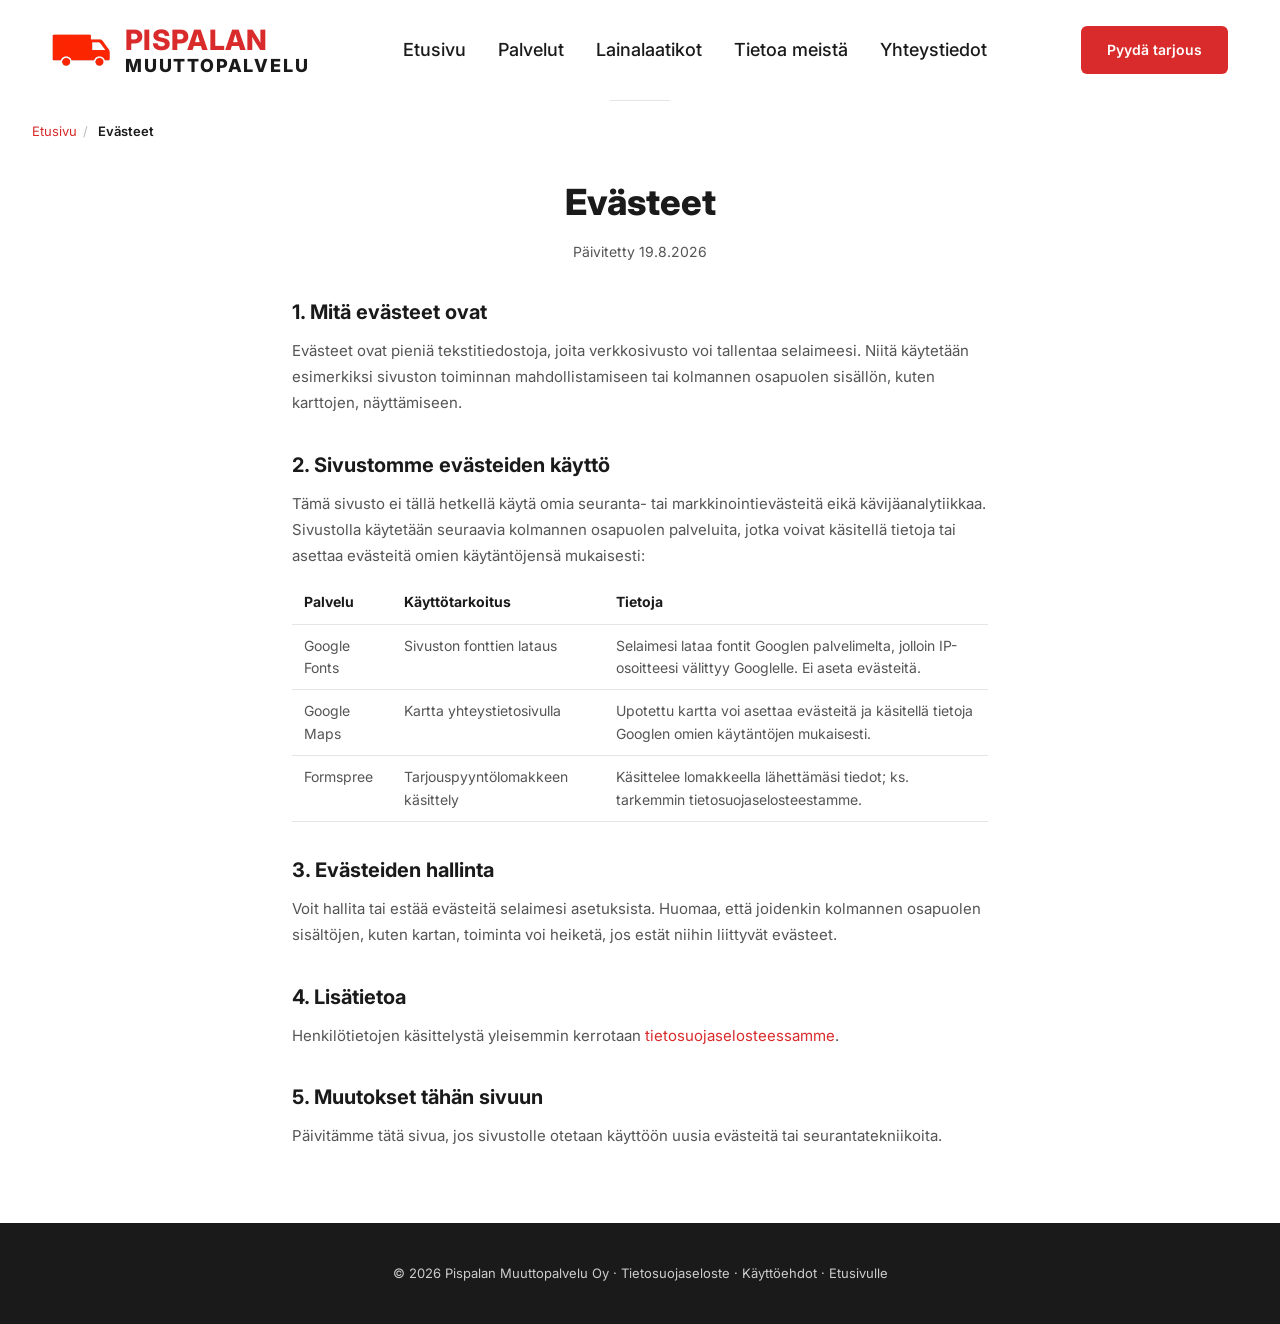
<file: evasteet.html>
<!DOCTYPE html>
<html lang="fi">
<head>
  <meta charset="UTF-8" />
  <meta name="viewport" content="width=device-width, initial-scale=1.0"/>
  <title>Evästeet | Pispalan Muuttopalvelu Oy</title>
  <meta name="description" content="Tietoa Pispalan Muuttopalvelu Oy:n verkkosivuston evästeiden ja vastaavien tekniikoiden käytöstä." />
  <meta name="robots" content="noindex, follow" />
  <link href="https://fonts.googleapis.com/css2?family=Inter:wght@400;500;600;700;800&display=swap" rel="stylesheet"/>
  <style>
    *, *::before, *::after { box-sizing: border-box; margin: 0; padding: 0; }
    :root {
      --red: #D92B2B; --red-dark: #B51F1F; --black: #1A1A1A; --gray-text: #555;
      --gray-light: #f5f5f5; --border: #e5e5e5; --white: #ffffff; --max-w: 1240px;
    }
    html, body { max-width: 100%; overflow-x: hidden; }
    body { font-family: 'Inter', sans-serif; color: var(--black); background: var(--white); line-height: 1.6; }
    a { text-decoration: none; color: var(--red); }
    a:hover { text-decoration: underline; }
    .container { max-width: var(--max-w); margin: 0 auto; padding: 0 32px; }

    nav { background: var(--white); position: sticky; top: 0; z-index: 100; }
    nav .container { display: flex; align-items: center; justify-content: space-between; height: 100px; }
    .logo { display: flex; align-items: center; gap: 15px; font-weight: 800; font-size: 15px; color: var(--red); text-transform: uppercase; letter-spacing: 0.02em; }
    .logo-icon img { width: 58px; height: auto; display: block; }
    .logo-text { display: flex; flex-direction: column; line-height: 1.15; }
    .logo-text span:first-child { font-size: 28px; }
    .logo-text span:last-child { font-size: 18px; letter-spacing: 0.1em; color: var(--black); }
    .nav-links { display: flex; gap: 32px; list-style: none; font-size: 18px; font-weight: 500; }
    .nav-links a { color: var(--black); }
    .nav-links a:hover { color: var(--red); text-decoration: none; }
    .btn { display: inline-flex; align-items: center; justify-content: center; padding: 11px 24px; border-radius: 6px; font-size: 14px; font-weight: 600; cursor: pointer; border: 2px solid transparent; }
    .btn-primary { background: var(--red); color: white; }
    .btn-primary:hover { background: var(--red-dark); text-decoration: none; }
    .divider { width: 60px; height: 1px; background: var(--border); margin: 0 auto; }

    .breadcrumb { padding: 20px 32px 0; font-size: 13px; color: var(--gray-text); }
    .breadcrumb span { margin: 0 6px; color: #bbb; }

    .legal-hero { padding: 32px 32px 8px; text-align: center; }
    .legal-hero h1 { font-size: 36px; font-weight: 800; margin-bottom: 10px; }
    .legal-hero p { color: var(--gray-text); font-size: 14px; }

    .legal-content { padding: 24px 32px 64px; }
    .legal-content .container { max-width: 760px; }
    .legal-content h2 { font-size: 20px; font-weight: 700; margin: 32px 0 10px; }
    .legal-content h2:first-child { margin-top: 0; }
    .legal-content p, .legal-content li { font-size: 15px; color: var(--gray-text); line-height: 1.75; margin-bottom: 10px; }
    .legal-content ul { padding-left: 20px; margin-bottom: 10px; }
    .legal-content strong { color: var(--black); }
    .notice-box { background: var(--gray-light); border: 1px solid var(--border); border-radius: 10px; padding: 18px 20px; margin-bottom: 28px; font-size: 14px; color: var(--gray-text); }
    .notice-box strong { color: var(--black); }

    table.cookie-table { width: 100%; border-collapse: collapse; margin: 12px 0 20px; font-size: 14px; }
    table.cookie-table th, table.cookie-table td { text-align: left; padding: 10px 12px; border-bottom: 1px solid var(--border); vertical-align: top; }
    table.cookie-table th { color: var(--black); font-weight: 700; }
    table.cookie-table td { color: var(--gray-text); }

    .site-footer { background: #1A1A1A; color: #ccc; padding: 40px 32px; text-align: center; font-size: 13px; }
    .site-footer a { color: #ccc; }
    .site-footer a:hover { color: var(--red); }

    @media (max-width: 960px) {
      nav .btn-primary { padding: 8px 12px; font-size: 10px; border-radius: 5px;  white-space: nowrap; }
      nav .container { padding: 0 16px; }
      .logo { gap: 8px; }
      .logo-text span:first-child { font-size: 20px; }
      .logo-text span:last-child { font-size: 13px; }
      .container { padding: 0 20px; }
      .nav-links { display: none; }
      .legal-hero h1 { font-size: 28px; }
      table.cookie-table { font-size: 13px; }
    }
  </style>
</head>
<body>

<nav>
  <div class="container">
    <div class="logo">
      <div class="logo-icon"><a href="index.html"><img src="images/Designer (13).PNG" alt="Pispalan Muuttopalvelu Oy logo"/></a></div>
      <div class="logo-text"><span>Pispalan</span><span>Muuttopalvelu</span></div>
    </div>
    <ul class="nav-links">
      <li><a href="index.html">Etusivu</a></li>
      <li><a href="index.html#palvelut">Palvelut</a></li>
      <li><a href="lainalaatikot.html">Lainalaatikot</a></li>
      <li><a href="index.html#tietoa-meistä">Tietoa meistä</a></li>
      <li><a href="pyyda-tarjous.html">Yhteystiedot</a></li>
    </ul>
    <a href="tarjous.html" class="btn btn-primary">Pyydä tarjous</a>
  </div>
</nav>
<div class="divider" style="margin-top:0;"></div>

<div class="breadcrumb">
  <div class="container" style="padding:0;">
    <a href="index.html">Etusivu</a><span>/</span>
    <a href="#" style="color:var(--black); font-weight:600;">Evästeet</a>
  </div>
</div>

<section class="legal-hero">
  <div class="container">
    <h1>Evästeet</h1>
    <p>Päivitetty 19.8.2026</p>
  </div>
</section>

<section class="legal-content">
  <div class="container">


    <h2>1. Mitä evästeet ovat</h2>
    <p>Evästeet ovat pieniä tekstitiedostoja, joita verkkosivusto voi tallentaa selaimeesi. Niitä käytetään esimerkiksi sivuston toiminnan mahdollistamiseen tai kolmannen osapuolen sisällön, kuten karttojen, näyttämiseen.</p>

    <h2>2. Sivustomme evästeiden käyttö</h2>
    <p>Tämä sivusto ei tällä hetkellä käytä omia seuranta- tai markkinointievästeitä eikä kävijäanalytiikkaa. Sivustolla käytetään seuraavia kolmannen osapuolen palveluita, jotka voivat käsitellä tietoja tai asettaa evästeitä omien käytäntöjensä mukaisesti:</p>

    <table class="cookie-table">
      <tr><th>Palvelu</th><th>Käyttötarkoitus</th><th>Tietoja</th></tr>
      <tr>
        <td>Google Fonts</td>
        <td>Sivuston fonttien lataus</td>
        <td>Selaimesi lataa fontit Googlen palvelimelta, jolloin IP-osoitteesi välittyy Googlelle. Ei aseta evästeitä.</td>
      </tr>
      <tr>
        <td>Google Maps</td>
        <td>Kartta yhteystietosivulla</td>
        <td>Upotettu kartta voi asettaa evästeitä ja käsitellä tietoja Googlen omien käytäntöjen mukaisesti.</td>
      </tr>
      <tr>
        <td>Formspree</td>
        <td>Tarjouspyyntölomakkeen käsittely</td>
        <td>Käsittelee lomakkeella lähettämäsi tiedot; ks. tarkemmin tietosuojaselosteestamme.</td>
      </tr>
    </table>

    <h2>3. Evästeiden hallinta</h2>
    <p>Voit hallita tai estää evästeitä selaimesi asetuksista. Huomaa, että joidenkin kolmannen osapuolen sisältöjen, kuten kartan, toiminta voi heiketä, jos estät niihin liittyvät evästeet.</p>

    <h2>4. Lisätietoa</h2>
    <p>Henkilötietojen käsittelystä yleisemmin kerrotaan <a href="tietosuojaseloste.html">tietosuojaselosteessamme</a>.</p>

    <h2>5. Muutokset tähän sivuun</h2>
    <p>Päivitämme tätä sivua, jos sivustolle otetaan käyttöön uusia evästeitä tai seurantatekniikoita.</p>

  </div>
</section>

<footer class="site-footer">
  <div class="container" style="padding:0;">
    © 2026 Pispalan Muuttopalvelu Oy · <a href="tietosuojaseloste.html">Tietosuojaseloste</a> · <a href="kayttoehdot.html">Käyttöehdot</a> · <a href="index.html">Etusivulle</a>
  </div>
</footer>

</body>
</html>
</file>
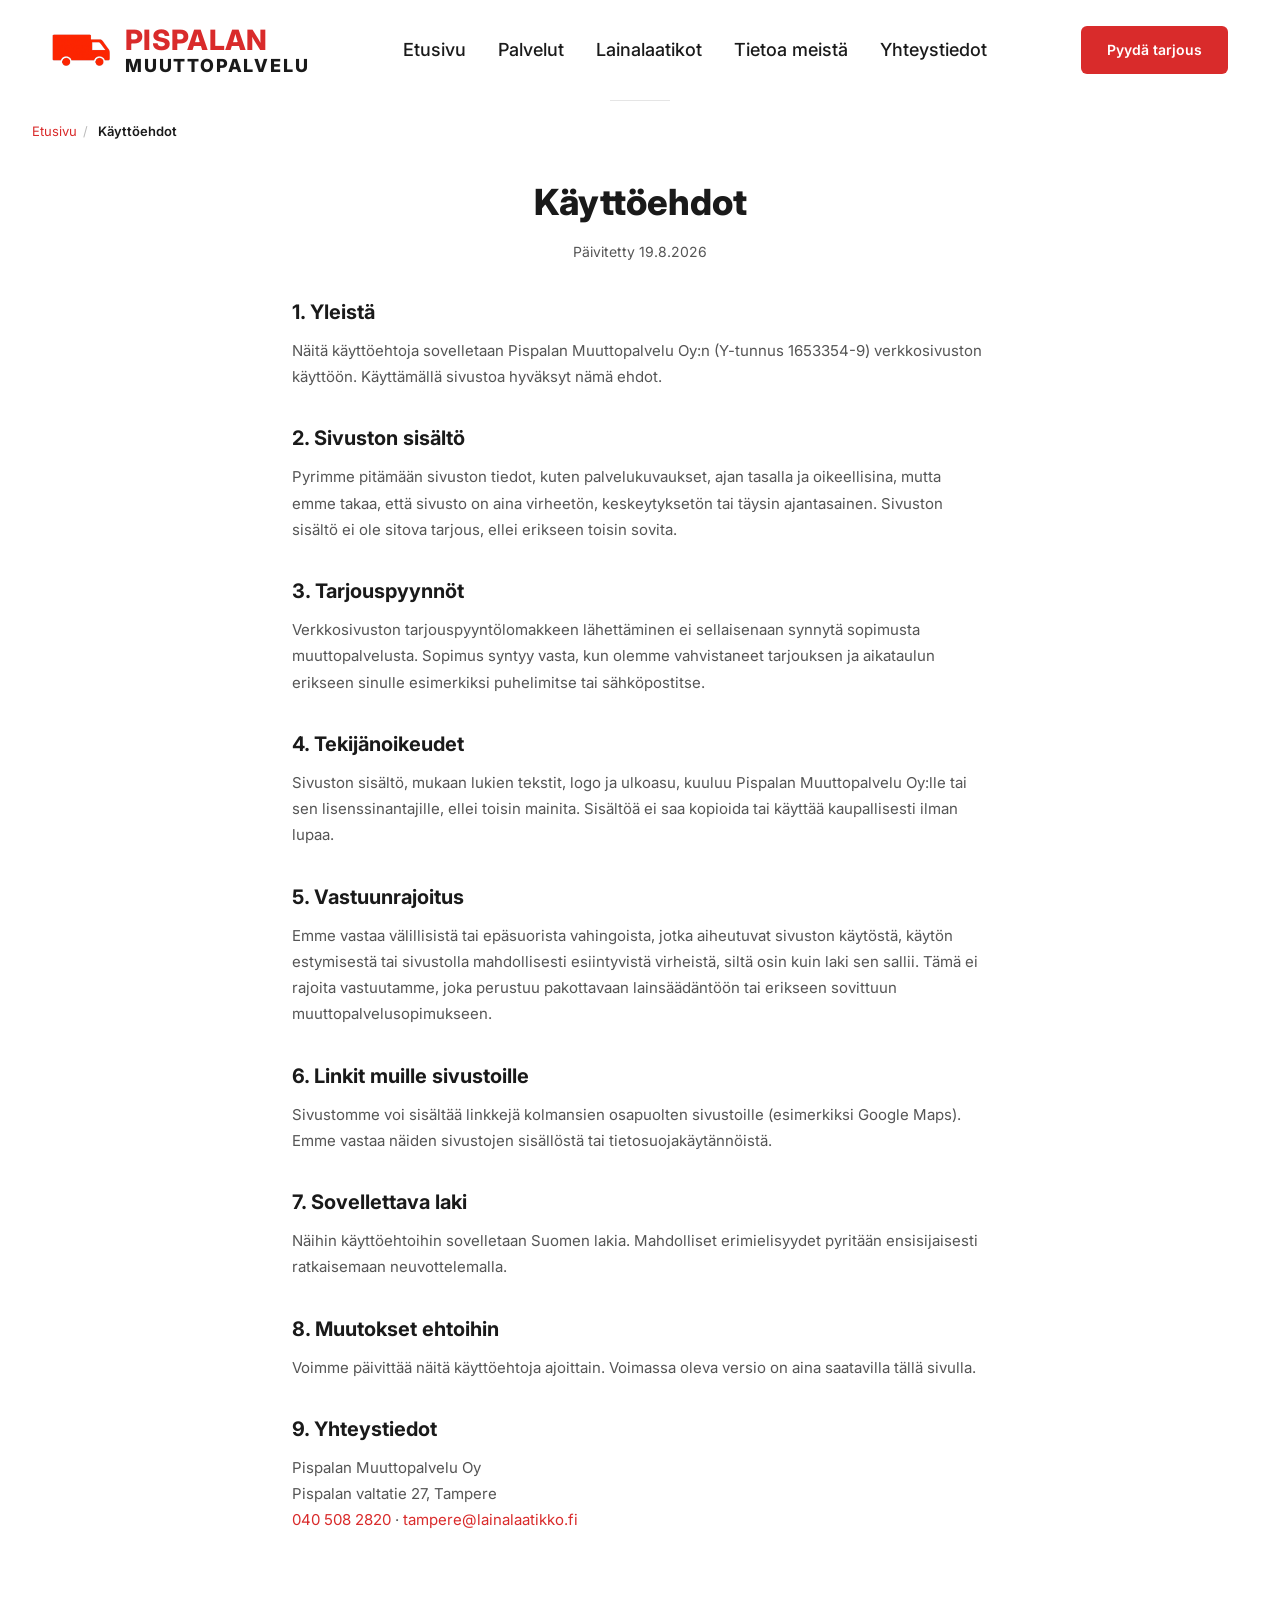
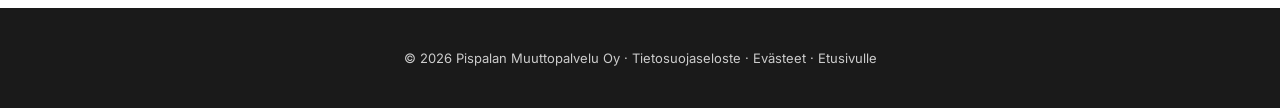
<file: kayttoehdot.html>
<!DOCTYPE html>
<html lang="fi">
<head>
  <meta charset="UTF-8" />
  <meta name="viewport" content="width=device-width, initial-scale=1.0"/>
  <title>Käyttöehdot | Pispalan Muuttopalvelu Oy</title>
  <meta name="description" content="Pispalan Muuttopalvelu Oy:n verkkosivuston käyttöehdot." />
  <meta name="robots" content="noindex, follow" />
  <link href="https://fonts.googleapis.com/css2?family=Inter:wght@400;500;600;700;800&display=swap" rel="stylesheet"/>
  <style>
    *, *::before, *::after { box-sizing: border-box; margin: 0; padding: 0; }
    :root {
      --red: #D92B2B; --red-dark: #B51F1F; --black: #1A1A1A; --gray-text: #555;
      --gray-light: #f5f5f5; --border: #e5e5e5; --white: #ffffff; --max-w: 1240px;
    }
    html, body { max-width: 100%; overflow-x: hidden; }
    body { font-family: 'Inter', sans-serif; color: var(--black); background: var(--white); line-height: 1.6; }
    a { text-decoration: none; color: var(--red); }
    a:hover { text-decoration: underline; }
    .container { max-width: var(--max-w); margin: 0 auto; padding: 0 32px; }

    nav { background: var(--white); position: sticky; top: 0; z-index: 100; }
    nav .container { display: flex; align-items: center; justify-content: space-between; height: 100px; }
    .logo { display: flex; align-items: center; gap: 15px; font-weight: 800; font-size: 15px; color: var(--red); text-transform: uppercase; letter-spacing: 0.02em; }
    .logo-icon img { width: 58px; height: auto; display: block; }
    .logo-text { display: flex; flex-direction: column; line-height: 1.15; }
    .logo-text span:first-child { font-size: 28px; }
    .logo-text span:last-child { font-size: 18px; letter-spacing: 0.1em; color: var(--black); }
    .nav-links { display: flex; gap: 32px; list-style: none; font-size: 18px; font-weight: 500; }
    .nav-links a { color: var(--black); }
    .nav-links a:hover { color: var(--red); text-decoration: none; }
    .btn { display: inline-flex; align-items: center; justify-content: center; padding: 11px 24px; border-radius: 6px; font-size: 14px; font-weight: 600; cursor: pointer; border: 2px solid transparent; }
    .btn-primary { background: var(--red); color: white; }
    .btn-primary:hover { background: var(--red-dark); text-decoration: none; }
    .divider { width: 60px; height: 1px; background: var(--border); margin: 0 auto; }

    .breadcrumb { padding: 20px 32px 0; font-size: 13px; color: var(--gray-text); }
    .breadcrumb span { margin: 0 6px; color: #bbb; }

    .legal-hero { padding: 32px 32px 8px; text-align: center; }
    .legal-hero h1 { font-size: 36px; font-weight: 800; margin-bottom: 10px; }
    .legal-hero p { color: var(--gray-text); font-size: 14px; }

    .legal-content { padding: 24px 32px 64px; }
    .legal-content .container { max-width: 760px; }
    .legal-content h2 { font-size: 20px; font-weight: 700; margin: 32px 0 10px; }
    .legal-content h2:first-child { margin-top: 0; }
    .legal-content p, .legal-content li { font-size: 15px; color: var(--gray-text); line-height: 1.75; margin-bottom: 10px; }
    .legal-content ul { padding-left: 20px; margin-bottom: 10px; }
    .legal-content strong { color: var(--black); }
    .notice-box { background: var(--gray-light); border: 1px solid var(--border); border-radius: 10px; padding: 18px 20px; margin-bottom: 28px; font-size: 14px; color: var(--gray-text); }
    .notice-box strong { color: var(--black); }
    .placeholder { background: #fff3f3; border: 1px dashed var(--red); border-radius: 6px; padding: 1px 6px; color: var(--red-dark); font-weight: 600; }

    .site-footer { background: #1A1A1A; color: #ccc; padding: 40px 32px; text-align: center; font-size: 13px; }
    .site-footer a { color: #ccc; }
    .site-footer a:hover { color: var(--red); }

    @media (max-width: 960px) {
      nav .btn-primary { padding: 8px 12px; font-size: 10px; border-radius: 5px;  white-space: nowrap; }
      nav .container { padding: 0 16px; }
      .logo { gap: 8px; }
      .logo-text span:first-child { font-size: 20px; }
      .logo-text span:last-child { font-size: 13px; }
      .container { padding: 0 20px; }
      .nav-links { display: none; }
      .legal-hero h1 { font-size: 28px; }
    }
  </style>
</head>
<body>

<nav>
  <div class="container">
    <div class="logo">
      <div class="logo-icon"><a href="index.html"><img src="images/Designer (13).PNG" alt="Pispalan Muuttopalvelu Oy logo"/></a></div>
      <div class="logo-text"><span>Pispalan</span><span>Muuttopalvelu</span></div>
    </div>
    <ul class="nav-links">
      <li><a href="index.html">Etusivu</a></li>
      <li><a href="index.html#palvelut">Palvelut</a></li>
      <li><a href="lainalaatikot.html">Lainalaatikot</a></li>
      <li><a href="index.html#tietoa-meistä">Tietoa meistä</a></li>
      <li><a href="yhteydenotto.html">Yhteystiedot</a></li>
    </ul>
    <a href="tarjous.html" class="btn btn-primary">Pyydä tarjous</a>
  </div>
</nav>
<div class="divider" style="margin-top:0;"></div>

<div class="breadcrumb">
  <div class="container" style="padding:0;">
    <a href="index.html">Etusivu</a><span>/</span>
    <a href="#" style="color:var(--black); font-weight:600;">Käyttöehdot</a>
  </div>
</div>

<section class="legal-hero">
  <div class="container">
    <h1>Käyttöehdot</h1>
    <p>Päivitetty 19.8.2026</p>
  </div>
</section>

<section class="legal-content">
  <div class="container">

    <h2>1. Yleistä</h2>
    <p>Näitä käyttöehtoja sovelletaan Pispalan Muuttopalvelu Oy:n (Y-tunnus 
1653354-9) verkkosivuston käyttöön. Käyttämällä sivustoa hyväksyt nämä ehdot.</p>

    <h2>2. Sivuston sisältö</h2>
    <p>Pyrimme pitämään sivuston tiedot, kuten palvelukuvaukset, ajan tasalla ja oikeellisina, mutta emme takaa, että sivusto on aina virheetön, keskeytyksetön tai täysin ajantasainen. Sivuston sisältö ei ole sitova tarjous, ellei erikseen toisin sovita.</p>

    <h2>3. Tarjouspyynnöt</h2>
    <p>Verkkosivuston tarjouspyyntölomakkeen lähettäminen ei sellaisenaan synnytä sopimusta muuttopalvelusta. Sopimus syntyy vasta, kun olemme vahvistaneet tarjouksen ja aikataulun erikseen sinulle esimerkiksi puhelimitse tai sähköpostitse.</p>

    <h2>4. Tekijänoikeudet</h2>
    <p>Sivuston sisältö, mukaan lukien tekstit, logo ja ulkoasu, kuuluu Pispalan Muuttopalvelu Oy:lle tai sen lisenssinantajille, ellei toisin mainita. Sisältöä ei saa kopioida tai käyttää kaupallisesti ilman lupaa.</p>

    <h2>5. Vastuunrajoitus</h2>
    <p>Emme vastaa välillisistä tai epäsuorista vahingoista, jotka aiheutuvat sivuston käytöstä, käytön estymisestä tai sivustolla mahdollisesti esiintyvistä virheistä, siltä osin kuin laki sen sallii. Tämä ei rajoita vastuutamme, joka perustuu pakottavaan lainsäädäntöön tai erikseen sovittuun muuttopalvelusopimukseen.</p>

    <h2>6. Linkit muille sivustoille</h2>
    <p>Sivustomme voi sisältää linkkejä kolmansien osapuolten sivustoille (esimerkiksi Google Maps). Emme vastaa näiden sivustojen sisällöstä tai tietosuojakäytännöistä.</p>

    <h2>7. Sovellettava laki</h2>
    <p>Näihin käyttöehtoihin sovelletaan Suomen lakia. Mahdolliset erimielisyydet pyritään ensisijaisesti ratkaisemaan neuvottelemalla.</p>

    <h2>8. Muutokset ehtoihin</h2>
    <p>Voimme päivittää näitä käyttöehtoja ajoittain. Voimassa oleva versio on aina saatavilla tällä sivulla.</p>

    <h2>9. Yhteystiedot</h2>
    <p>
      Pispalan Muuttopalvelu Oy<br>
      Pispalan valtatie 27, Tampere<br>
      <a href="tel:+358405082820">040 508 2820</a> · <a href="mailto:tampere@lainalaatikko.fi">tampere@lainalaatikko.fi</a>
    </p>

  </div>
</section>

<footer class="site-footer">
  <div class="container" style="padding:0;">
    © 2026 Pispalan Muuttopalvelu Oy · <a href="tietosuojaseloste.html">Tietosuojaseloste</a> · <a href="evasteet.html">Evästeet</a> · <a href="index.html">Etusivulle</a>
  </div>
</footer>

</body>
</html>
</file>
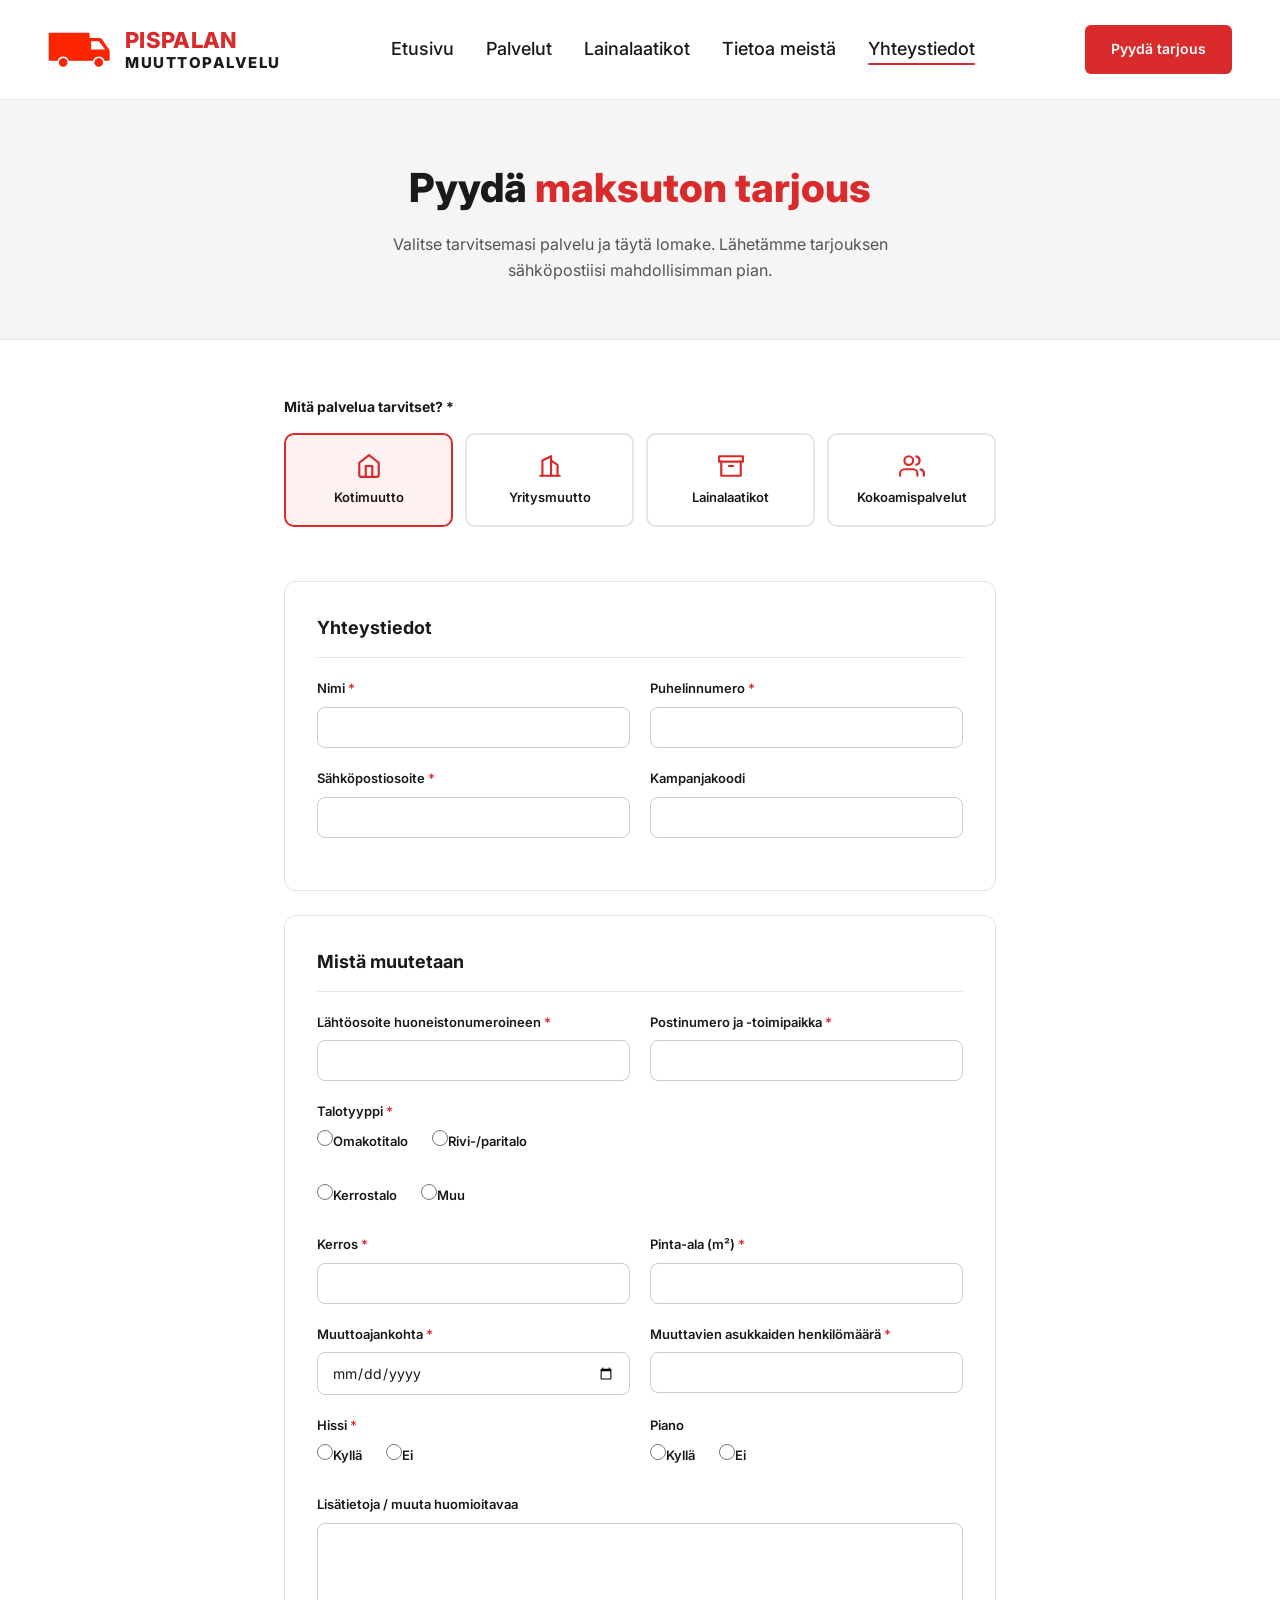
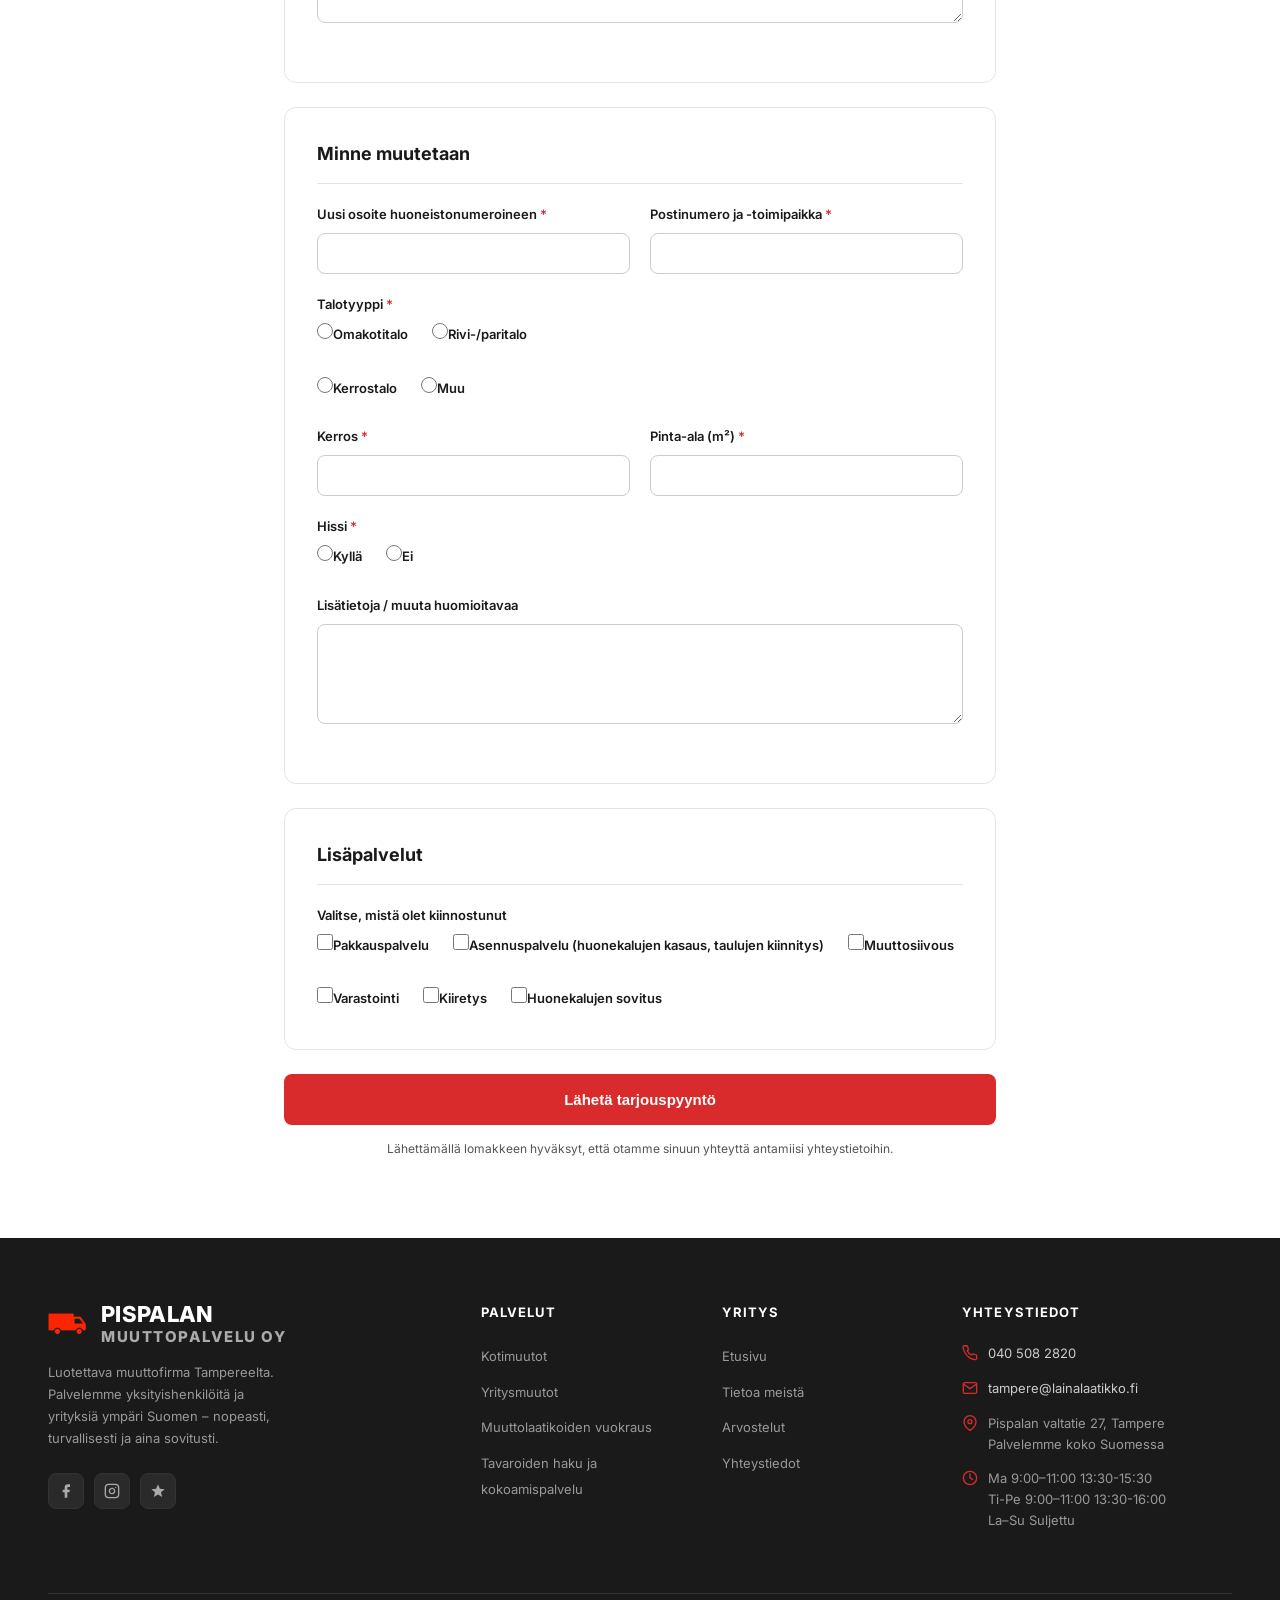
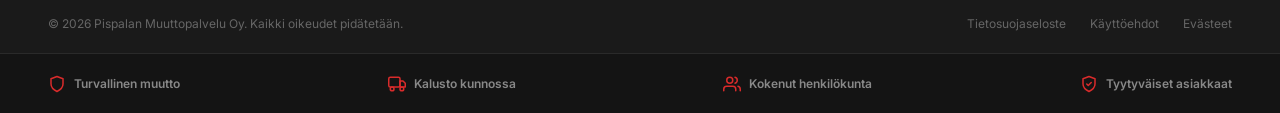
<file: tarjous.html>
<!DOCTYPE html>
<html lang="fi">
<head>
  <meta charset="UTF-8" />
  <meta name="viewport" content="width=device-width, initial-scale=1.0"/>
  <title>Pyydä tarjous — Pispalan Muuttopalvelu</title>
  <link href="https://fonts.googleapis.com/css2?family=Inter:wght@400;500;600;700;800&display=swap" rel="stylesheet"/>
  <link rel="stylesheet" href="styles.css"/>
</head>
<body>

<!-- NAVBAR -->
<nav>
  <div class="logo">
    <div class="logo-icon">
      <a href="index.html"><img src="images/Designer (13).PNG" alt="Pispalan Muuttopalvelu Oy logo" width="48" height="32" style="width: 62px; height: auto; object-fit:cover; display:block;"/></a>
    </div>
    <div class="logo-text">
      <span>Pispalan</span>
      <span>Muuttopalvelu</span>
    </div>
  </div>

  <ul class="nav-links">
    <li><a href="index.html">Etusivu</a></li>
    <li><a href="index.html#palvelut">Palvelut</a></li>
    <li><a href="index.html">Lainalaatikot</a></li>
    <li><a href="index.html#tietoa-meistä">Tietoa meistä</a></li>
    <li><a href="yhteydenotto.html" class="active">Yhteystiedot</a></li>
  </ul>

  <a href="#tarjous.html" class="btn btn-primary">Pyydä tarjous</a>
</nav>

<!-- PAGE HEADER -->
<section class="page-header">
  <h1>Pyydä <span>maksuton tarjous</span></h1>
  <p>Valitse tarvitsemasi palvelu ja täytä lomake. Lähetämme tarjouksen sähköpostiisi mahdollisimman pian.</p>
</section>

<div class="quote-wrap">

  <div class="success-box" id="successBox">
    <svg viewBox="0 0 24 24" fill="none" stroke="currentColor" stroke-width="2" stroke-linecap="round" stroke-linejoin="round">
      <path d="M22 11.08V12a10 10 0 1 1-5.93-9.14"/>
      <polyline points="22 4 12 14.01 9 11.01"/>
    </svg>
    <h3>Kiitos tarjouspyynnöstäsi!</h3>
    <p>Olemme vastaanottaneet tietosi ja olemme sinuun yhteydessä pian.</p>
  </div>

  <form id="quoteForm" action="https://formspree.io/f/meebdqeo" method="POST" enctype="multipart/form-data">
  <!-- <form id="quoteForm" action="https://formspree.io/f/xwvgqvae" method="POST" enctype="multipart/form-data"> -->

    <input type="hidden" name="_subject" id="emailSubject" value="Uusi tarjouspyyntö: Kotimuutto">

    <!-- SERVICE PICKER -->
    <div class="service-picker">
      <label>Mitä palvelua tarvitset? <span class="req">*</span></label>
      <div class="service-tabs">
        <label class="service-tab selected" data-service="kotimuutto">
          <input type="radio" name="palvelu" value="Kotimuutto" checked required>
          <svg viewBox="0 0 24 24" fill="none" stroke="currentColor" stroke-width="2" stroke-linecap="round" stroke-linejoin="round"><path d="M3 9l9-7 9 7v11a2 2 0 0 1-2 2H5a2 2 0 0 1-2-2z"/><polyline points="9 22 9 12 15 12 15 22"/></svg>
          <span>Kotimuutto</span>
        </label>
        <label class="service-tab" data-service="yritysmuutto">
          <input type="radio" name="palvelu" value="Yritysmuutto">
          <svg viewBox="0 0 24 24" fill="none" stroke="currentColor" stroke-width="2" stroke-linecap="round" stroke-linejoin="round"><path d="M3 21h18"/><path d="M5 21V7l8-4v18"/><path d="M19 21V11l-6-4"/></svg>
          <span>Yritysmuutto</span>
        </label>
        <label class="service-tab" data-service="lainalaatikot">
          <input type="radio" name="palvelu" value="Lainalaatikot">
          <svg viewBox="0 0 24 24" fill="none" stroke="currentColor" stroke-width="2" stroke-linecap="round" stroke-linejoin="round"><path d="M21 8v13H3V8"/><path d="M1 3h22v5H1z"/><path d="M10 12h4"/></svg>
          <span>Lainalaatikot</span>
        </label>
        <label class="service-tab" data-service="kokouspalvelut">
          <input type="radio" name="palvelu" value="Kokouspalvelut">
          <svg viewBox="0 0 24 24" fill="none" stroke="currentColor" stroke-width="2" stroke-linecap="round" stroke-linejoin="round"><path d="M17 21v-2a4 4 0 0 0-4-4H5a4 4 0 0 0-4 4v2"/><circle cx="9" cy="7" r="4"/><path d="M23 21v-2a4 4 0 0 0-3-3.87"/><path d="M16 3.13a4 4 0 0 1 0 7.75"/></svg>
          <span>Kokoamispalvelut</span>
        </label>
      </div>
    </div>

    <!-- COMMON CONTACT INFO -->
    <div class="form-section">
      <h2>Yhteystiedot</h2>
      <div class="form-row">
        <div class="form-group">
          <label>Nimi <span class="req">*</span></label>
          <input type="text" name="Nimi" required>
        </div>
        <div class="form-group">
          <label>Puhelinnumero <span class="req">*</span></label>
          <input type="tel" name="Puhelinnumero" required>
        </div>
      </div>
      <div class="form-row">
        <div class="form-group">
          <label>Sähköpostiosoite <span class="req">*</span></label>
          <input type="email" name="email" required>
        </div>
        <div class="form-group">
          <label>Kampanjakoodi</label>
          <input type="text" name="Kampanjakoodi">
        </div>
      </div>
    </div>

    <!-- KOTIMUUTTO -->
    <div class="service-block active" data-service-block="kotimuutto">
      <div class="form-section">
        <h2>Mistä muutetaan</h2>
        <div class="form-row">
          <div class="form-group">
            <label>Lähtöosoite huoneistonumeroineen <span class="req">*</span> </label>
            <input type="text" name="Lähtöosoite" required>
          </div>
          <div class="form-group">
            <label>Postinumero ja -toimipaikka <span class="req">*</span></label>
            <input type="text" name="Lähtö_postinumero" required>
          </div>
        </div>
        <div class="form-row">
          <div class="form-group">
            <label>Talotyyppi <span class="req">*</span></label>
            <div class="radio-group required">
              <label class="radio-item"><input type="radio" name="Lähtö_talotyyppi" value="Omakotitalo">Omakotitalo</label>
              <label class="radio-item"><input type="radio" name="Lähtö_talotyyppi" value="Rivi-/paritalo">Rivi-/paritalo</label>
              <label class="radio-item"><input type="radio" name="Lähtö_talotyyppi" value="Kerrostalo">Kerrostalo</label>
              <label class="radio-item"><input type="radio" name="Lähtö_talotyyppi" value="Muu">Muu</label>
            </div>
          </div>
        </div>
        <div class="form-row">
          <div class="form-group">
            <label>Kerros <span class="req">*</span> </label>
            <input type="text" name="Lähtö_kerros" required>
          </div>
          <div class="form-group">
            <label>Pinta-ala (m²) <span class="req">*</span></label>
            <input type="number" name="Lähtö_pinta_ala" required>
          </div>
        </div>
        <div class="form-row">
          <div class="form-group">
            <label>Muuttoajankohta <span class="req">*</span></label>
            <input type="date" name="Muuttoajankohta" required>
          </div>
          <div class="form-group">
            <label>Muuttavien asukkaiden henkilömäärä <span class="req">*</span></label>
            <input type="number" name="Henkilömäärä" required>
          </div>
        </div>
        <div class="form-row">
          <div class="form-group">
            <label>Hissi <span class="req">*</span></label>
            <div class="radio-group" required>
              <label class="radio-item"><input type="radio" name="Lähtö_hissi" value="Kyllä">Kyllä</label>
              <label class="radio-item"><input type="radio" name="Lähtö_hissi" value="Ei">Ei</label>
            </div>
          </div>
          <div class="form-group">
            <label>Piano</label>
            <div class="radio-group">
              <label class="radio-item"><input type="radio" name="Piano" value="Kyllä">Kyllä</label>
              <label class="radio-item"><input type="radio" name="Piano" value="Ei">Ei</label>
            </div>
          </div>
        </div>
        <div class="form-row single">
          <div class="form-group">
            <label>Lisätietoja / muuta huomioitavaa</label>
            <textarea name="Lähtö_lisätiedot"></textarea>
          </div>
        </div>
      </div>

      <div class="form-section">
        <h2>Minne muutetaan</h2>
        <div class="form-row">
          <div class="form-group">
            <label>Uusi osoite huoneistonumeroineen <span class="req">*</span></label>
            <input type="text" name="Kohdeosoite" required>
          </div>
          <div class="form-group">
            <label>Postinumero ja -toimipaikka <span class="req">*</span></label>
            <input type="text" name="Kohde_postinumero" required>
          </div>
        </div>
        <div class="form-row">
          <div class="form-group">
            <label>Talotyyppi <span class="req">*</span></label>
            <div class="radio-group" required>
              <label class="radio-item"><input type="radio" name="Kohde_talotyyppi" value="Omakotitalo">Omakotitalo</label>
              <label class="radio-item"><input type="radio" name="Kohde_talotyyppi" value="Rivi-/paritalo">Rivi-/paritalo</label>
              <label class="radio-item"><input type="radio" name="Kohde_talotyyppi" value="Kerrostalo">Kerrostalo</label>
              <label class="radio-item"><input type="radio" name="Kohde_talotyyppi" value="Muu">Muu</label>
            </div>
          </div>
        </div>
        <div class="form-row">
          <div class="form-group">
            <label>Kerros <span class="req">*</span></label>
            <input type="text" name="Kohde_kerros" required>
          </div>
          <div class="form-group">
            <label>Pinta-ala (m²) <span class="req">*</span></label>
            <input type="number" name="Kohde_pinta_ala" required>
          </div>
        </div>
        <div class="form-row">
          <div class="form-group">
            <label>Hissi <span class="req">*</span></label>
            <div class="radio-group" required>
              <label class="radio-item"><input type="radio" name="Kohde_hissi" value="Kyllä">Kyllä</label>
              <label class="radio-item"><input type="radio" name="Kohde_hissi" value="Ei">Ei</label>
            </div>
          </div>
        </div>
        <div class="form-row single">
          <div class="form-group">
            <label>Lisätietoja / muuta huomioitavaa</label>
            <textarea name="Kohde_lisätiedot"></textarea>
          </div>
        </div>
      </div>

      <div class="form-section">
        <h2>Lisäpalvelut</h2>
        <div class="form-group">
          <label>Valitse, mistä olet kiinnostunut</label>
          <div class="checkbox-group">
            <label class="checkbox-item"><input type="checkbox" name="Lisäpalvelu_pakkaus" value="Pakkauspalvelu">Pakkauspalvelu</label>
            <label class="checkbox-item"><input type="checkbox" name="Lisäpalvelu_asennus" value="Asennuspalvelu">Asennuspalvelu (huonekalujen kasaus, taulujen kiinnitys)</label>
            <label class="checkbox-item"><input type="checkbox" name="Lisäpalvelu_siivous" value="Muuttosiivous">Muuttosiivous</label>
            <label class="checkbox-item"><input type="checkbox" name="Lisäpalvelu_varastointi" value="Varastointi">Varastointi</label>
            <label class="checkbox-item"><input type="checkbox" name="Lisäpalvelu_kiiretys" value="Kiiretys">Kiiretys</label>
            <label class="checkbox-item"><input type="checkbox" name="Lisäpalvelu_sovitus" value="Huonekalujen sovitus">Huonekalujen sovitus</label>
          </div>
        </div>
      </div>
    </div>

    <!-- YRITYSMUUTTO -->
    <div class="service-block" data-service-block="yritysmuutto">
      <div class="form-section">
        <h2>Yrityksen tiedot</h2>
        <div class="form-row">
          <div class="form-group">
            <label>Yrityksen nimi <span class="req">*</span></label>
            <input type="text" name="Yrityksen_nimi" required>
          </div>
          <div class="form-group">
            <label>Yhteyshenkilön nimi</label>
            <input type="text" name="Yhteyshenkilö">
          </div>
        </div>
        <div class="form-row">
          <div class="form-group">
            <label>Y-tunnus </label>
            <input type="text" name="Y-tunnus">
          </div>
        </div>
        <div class="form-row">
          <div class="form-group">
            <label>Lähiosoite <span class="req">*</span></label>
            <input type="text" name="Yritys_osoite" required>
          </div>
          <div class="form-group">
            <label>Postinumero ja -toimipaikka <span class="req">*</span></label>
            <input type="text" name="Yritys_postinumero" required>
          </div>
        </div>
      </div>

      <div class="form-section">
        <h2>Palveluntarve</h2>
        <div class="form-group">
          <label>Kuvaus palveluntarpeesta</label>
          <div class="checkbox-group">
            <label class="checkbox-item"><input type="checkbox" name="Yritys_suunnittelu" value="Suunnittelupalvelu">Suunnittelupalvelu</label>
            <label class="checkbox-item"><input type="checkbox" name="Yritys_inventointi" value="Kalusteinventointi">Kalusteinventointi</label>
            <label class="checkbox-item"><input type="checkbox" name="Yritys_muutto" value="Muuttopalvelu">Muuttopalvelu</label>
            <label class="checkbox-item"><input type="checkbox" name="Yritys_muutostyot" value="Kalustuksen muutostyöt">Kalustuksen muutostyöt nykyisissä tiloissa</label>
          </div>
        </div>
        <div class="form-row" style="margin-top:20px;">
          <div class="form-group">
            <label>Henkilö-/työpistemäärä</label>
            <input type="number" name="Työpistemäärä">
          </div>
          <div class="form-group">
            <label>Toivottu toteutusaika <span class="req">*</span></label>
            <input type="date" name="Yritys_toteutusaika" required>
          </div>
        </div>
        <div class="form-row single">
          <div class="form-group">
            <label>Erityishuomiot</label>
            <textarea name="Yritys_erityishuomiot"></textarea>
          </div>
        </div>
      </div>
    </div>

    <!-- LAINALAATIKOT -->
    <div class="service-block" data-service-block="lainalaatikot">
      <div class="form-section">
        <h2>Muuttolaatikoiden vuokraustiedot</h2>
        <div class="form-row">
          <div class="form-group">
            <label>Toimitusosoite <span class="req">*</span></label>
            <input type="text" name="Laatikot_osoite" required>
          </div>
          <div class="form-group">
            <label>Postinumero ja -toimipaikka <span class="req">*</span></label>
            <input type="text" name="Laatikot_postinumero" required>
          </div>
        </div>
        <div class="form-row">
          <div class="form-group">
            <label>Tarvittava laatikkomäärä (arvio) <span class="req">*</span></label>
            <input type="number" name="Laatikkomäärä" required>
          </div>
          <!-- <div class="form-group">
            <label>Talouden koko (huoneita)</label>
            <input type="text" name="Laatikot_kokoluokka">
          </div> -->
        </div>
        <div class="form-row">
          <div class="form-group">
            <label>Vuokra-aika alkaa <span class="req">*</span></label>
            <input type="date" name="Vuokra_alkaa" required>
          </div>
          <div class="form-group">
            <label>Vuokra-aika päättyy <span class="req">*</span></label>
            <input type="date" name="Vuokra_paattyy" required>
          </div>
        </div>
        <div class="form-row">
          <div class="form-group">
            <label>Toimitustapa  <span class="req">*</span></label>
            <div class="radio-group" required>
              <label class="radio-item"><input type="radio" name="Toimitustapa" value="Kotiinkuljetus">Kotiinkuljetus</label>
              <label class="radio-item"><input type="radio" name="Toimitustapa" value="Nouto itse">Nouto itse</label>
            </div>
          </div>
        </div>
        <div class="form-row single">
          <div class="form-group">
            <label>Lisätietoja</label>
            <textarea name="Laatikot_lisätiedot"></textarea>
          </div>
        </div>
      </div>
    </div>

    <!-- KOKOUSPALVELUT -->
    <div class="service-block" data-service-block="kokouspalvelut">
      <div class="form-section">
        <h2>Kokouspalvelun tiedot</h2>
        <div class="form-row">
          <div class="form-group">
            <label>Haettava/ toimitettava tuote  <span class="req">*</span></label>
            <input type="text" name="Tuote" required>
          </div>
          <div class="form-group">
            <label>Haku osoite/ yritys <span class="req">*</span></label>
            <input type="text" name="Tavaran hakupaikka tai yritys" required>
          </div>
        </div>
        <div class="form-row">
          <div class="form-group">
            <label>Toivottu ajankohta <span class="req">*</span></label>
            <input type="date" name="Toivottu ajankohta" required>
          </div>
          <div class="form-group">
            <label>Nouto linkki/ viesti <span class="req">*</span>  </label>
            <input type="text" name="Nouto koodi/teksti/kuva" placeholder="esim. Kuva noutoviestistä" required>
          </div>
        </div>
        <div class="form-row single">
          <div class="form-group">
            <label>Liitä kuva noutoviestistä (valinnainen)</label>
            <input type="file" name="Noutoviestin_kuva" accept="image/*">
          </div>
        </div>
        <div class="form-group">
          <label>Tarvittavat palvelut</label>
          <div class="checkbox-group">
            <label class="checkbox-item"><input type="checkbox" name="Kokous_tila" value="Toimituspalvelu">Toimituspalvelu</label>
            <label class="checkbox-item"><input type="checkbox" name="Kokous_catering" value="Hakupalvelu">Hakupalvelu</label>
            <label class="checkbox-item"><input type="checkbox" name="Kokous_av" value="Kokoaminen">Kokoaminen</label>
            <label class="checkbox-item"><input type="checkbox" name="Kokous_jarjestely" value="Kalustejärjestelyt">Kalustejärjestelyt</label>
          </div>
        </div>
        <div class="form-row single" style="margin-top:20px;">
          <div class="form-group">
            <label>Lisätietoja</label>
            <textarea name="Kokous_lisätiedot"></textarea>
          </div>
        </div>
      </div>
    </div>

    <div class="submit-row">
      <button type="submit" class="btn btn-primary">Lähetä tarjouspyyntö</button>
      <p class="submit-note">Lähettämällä lomakkeen hyväksyt, että otamme sinuun yhteyttä antamiisi yhteystietoihin.</p>
    </div>

  </form>
</div>

<!-- FULL FOOTER -->
<footer class="site-footer">
  <div class="footer-grid">
    <div class="footer-brand">
      <div class="logo">
        <div class="logo-icon">
          <a href="index.html"><img src="images/Designer (13).PNG" alt="Pispalan Muuttopalvelu Oy logo" style="width: 38px; height: auto; object-fit:cover; display:block;"/></a>
        </div>
        <div class="logo-text">
          <span>Pispalan</span>
          <span>Muuttopalvelu Oy</span>
        </div>
      </div>
      <p>Luotettava muuttofirma Tampereelta. Palvelemme yksityishenkilöitä ja yrityksiä ympäri Suomen – nopeasti, turvallisesti ja aina sovitusti.</p>
      <div class="footer-socials">
        <a href="#" class="social-btn" aria-label="Facebook">
          <svg viewBox="0 0 24 24" fill="currentColor"><path d="M18 2h-3a5 5 0 0 0-5 5v3H7v4h3v8h4v-8h3l1-4h-4V7a1 1 0 0 1 1-1h3z"/></svg>
        </a>
        <a href="#" class="social-btn" aria-label="Instagram">
          <svg viewBox="0 0 24 24" fill="none" stroke="currentColor" stroke-width="2" stroke-linecap="round" stroke-linejoin="round">
            <rect x="2" y="2" width="20" height="20" rx="5" ry="5"/>
            <path d="M16 11.37A4 4 0 1 1 12.63 8 4 4 0 0 1 16 11.37z"/>
            <line x1="17.5" y1="6.5" x2="17.51" y2="6.5"/>
          </svg>
        </a>
        <a href="https://extra.muuttomaailma.fi/company/k70j0opk" class="social-btn" aria-label="Arvostelut">
          <svg viewBox="0 0 24 24" fill="currentColor"><path d="M12 17.27L18.18 21l-1.64-7.03L22 9.24l-7.19-.61L12 2 9.19 8.63 2 9.24l5.46 4.73L5.82 21z"/></svg>
        </a>
      </div>
    </div>

    <div class="footer-col">
      <h4>Palvelut</h4>
      <ul>
        <li><a href="index.html#palvelut">Kotimuutot</a></li>
        <li><a href="index.html#palvelut">Yritysmuutot</a></li>
        <li><a href="index.html#palvelut">Muuttolaatikoiden vuokraus</a></li>
        <li><a href="index.html#palvelut">Tavaroiden haku ja kokoamispalvelu</a></li>
      </ul>
    </div>

    <div class="footer-col">
      <h4>Yritys</h4>
      <ul>
        <li><a href="index.html">Etusivu</a></li>
        <li><a href="index.html#tietoa-meistä">Tietoa meistä</a></li>
        <!-- <li><a href="#">Hinnat</a></li> -->
        <li><a href="https://extra.muuttomaailma.fi/company/k70j0opk">Arvostelut</a></li>
        <li><a href="yhteydenotto.html">Yhteystiedot</a></li>
      </ul>
    </div>

    <div class="footer-col">
      <h4>Yhteystiedot</h4>
      <div class="footer-contact-item">
        <svg viewBox="0 0 24 24" fill="none" stroke="currentColor" stroke-width="2" stroke-linecap="round" stroke-linejoin="round">
          <path d="M22 16.92v3a2 2 0 0 1-2.18 2 19.79 19.79 0 0 1-8.63-3.07A19.5 19.5 0 0 1 4.69 12 19.79 19.79 0 0 1 1.61 3.37 2 2 0 0 1 3.6 1.18h3a2 2 0 0 1 2 1.72c.127.96.361 1.903.7 2.81a2 2 0 0 1-.45 2.11L7.91 8.73a16 16 0 0 0 6.29 6.29l.92-.92a2 2 0 0 1 2.11-.45c.907.339 1.85.573 2.81.7A2 2 0 0 1 22 16.92z"/>
        </svg>
        <a href="tel:+358405082820">040 508 2820</a>
      </div>
      <div class="footer-contact-item">
        <svg viewBox="0 0 24 24" fill="none" stroke="currentColor" stroke-width="2" stroke-linecap="round" stroke-linejoin="round">
          <path d="M4 4h16c1.1 0 2 .9 2 2v12c0 1.1-.9 2-2 2H4c-1.1 0-2-.9-2-2V6c0-1.1.9-2 2-2z"/>
          <polyline points="22,6 12,13 2,6"/>
        </svg>
        <a href="mailto:tampere@lainalaatikko.fi">tampere@lainalaatikko.fi</a>
      </div>
      <div class="footer-contact-item">
        <svg viewBox="0 0 24 24" fill="none" stroke="currentColor" stroke-width="2" stroke-linecap="round" stroke-linejoin="round">
          <path d="M21 10c0 7-9 13-9 13s-9-6-9-13a9 9 0 0 1 18 0z"/>
          <circle cx="12" cy="10" r="3"/>
        </svg>
        <span>Pispalan valtatie 27, Tampere<br>Palvelemme koko Suomessa</span>
      </div>
      <div class="footer-contact-item">
        <svg viewBox="0 0 24 24" fill="none" stroke="currentColor" stroke-width="2" stroke-linecap="round" stroke-linejoin="round">
          <circle cx="12" cy="12" r="10"/>
          <polyline points="12 6 12 12 16 14"/>
        </svg>
        <span>Ma 9:00–11:00 13:30-15:30<br>Ti-Pe 9:00–11:00 13:30-16:00 <br> La–Su Suljettu</span>
      </div>
    </div>
  </div>

  <div class="footer-bottom">
    <span>© 2026 Pispalan Muuttopalvelu Oy. Kaikki oikeudet pidätetään.</span>
    <div class="footer-bottom-links">
      <a href="tietosuojaseloste.html">Tietosuojaseloste</a>
      <a href="kayttoehdot.html">Käyttöehdot</a>
      <a href="evasteet.html">Evästeet</a>
    </div>
  </div>
</footer>

<div class="footer-trust-bar">
  <div class="footer-trust-item">
    <svg viewBox="0 0 24 24" fill="none" stroke="currentColor" stroke-width="2" stroke-linecap="round" stroke-linejoin="round"><path d="M12 22s8-4 8-10V5l-8-3-8 3v7c0 6 8 10 8 10z"/></svg>
    Turvallinen muutto
  </div>
  <div class="footer-trust-item">
    <svg viewBox="0 0 24 24" fill="none" stroke="currentColor" stroke-width="2" stroke-linecap="round" stroke-linejoin="round"><rect x="1" y="3" width="15" height="13" rx="2"/><path d="M16 8h4l3 3v5h-7V8z"/><circle cx="5.5" cy="18.5" r="2.5"/><circle cx="18.5" cy="18.5" r="2.5"/></svg>
    Kalusto kunnossa
  </div>
  <div class="footer-trust-item">
    <svg viewBox="0 0 24 24" fill="none" stroke="currentColor" stroke-width="2" stroke-linecap="round" stroke-linejoin="round"><path d="M17 21v-2a4 4 0 0 0-4-4H5a4 4 0 0 0-4 4v2"/><circle cx="9" cy="7" r="4"/><path d="M23 21v-2a4 4 0 0 0-3-3.87"/><path d="M16 3.13a4 4 0 0 1 0 7.75"/></svg>
    Kokenut henkilökunta
  </div>
  <div class="footer-trust-item">
    <svg viewBox="0 0 24 24" fill="none" stroke="currentColor" stroke-width="2" stroke-linecap="round" stroke-linejoin="round"><path d="M12 22s8-4 8-10V5l-8-3-8 3v7c0 6 8 10 8 10z"/><polyline points="9 12 11 14 15 10"/></svg>
    Tyytyväiset asiakkaat
  </div>
</div>

<script>
  const tabs = document.querySelectorAll('.service-tab');
  const blocks = document.querySelectorAll('.service-block');
  const subjectField = document.getElementById('emailSubject');


  function syncBlockFields() {
    blocks.forEach(block => {
      const isActive = block.classList.contains('active');
      block.querySelectorAll('input, textarea, select').forEach(field => {
        field.disabled = !isActive;
      });
    });
  }


  syncBlockFields();

  tabs.forEach(tab => {
    tab.addEventListener('click', () => {
      const service = tab.getAttribute('data-service');

      tabs.forEach(t => t.classList.remove('selected'));
      tab.classList.add('selected');

      blocks.forEach(b => {
        b.classList.toggle('active', b.getAttribute('data-service-block') === service);
      });

      syncBlockFields();

      const radio = tab.querySelector('input[type="radio"]');
      subjectField.value = 'Uusi tarjouspyyntö: ' + radio.value;
    });
  });


  const form = document.getElementById('quoteForm');
  const successBox = document.getElementById('successBox');

  form.addEventListener('submit', function (e) {
    e.preventDefault();
    const data = new FormData(form);

    fetch(form.action, {
      method: 'POST',
      body: data,
      headers: { 'Accept': 'application/json' }
    })
    .then(response => {
      if (response.ok) {
        form.style.display = 'none';
        successBox.classList.add('show');
        successBox.scrollIntoView({ behavior: 'smooth' });
      } else {
        alert('Lomakkeen lähetys epäonnistui. Ota yhteyttä puhelimitse tai sähköpostilla: tampere@lainalaatikko.fi');
      }
    })
    .catch(() => {
      alert('Lomakkeen lähetys epäonnistui. Ota yhteyttä puhelimitse tai sähköpostilla: tampere@lainalaatikko.fi');
    });
  });
</script>

</body>
</html>
</file>
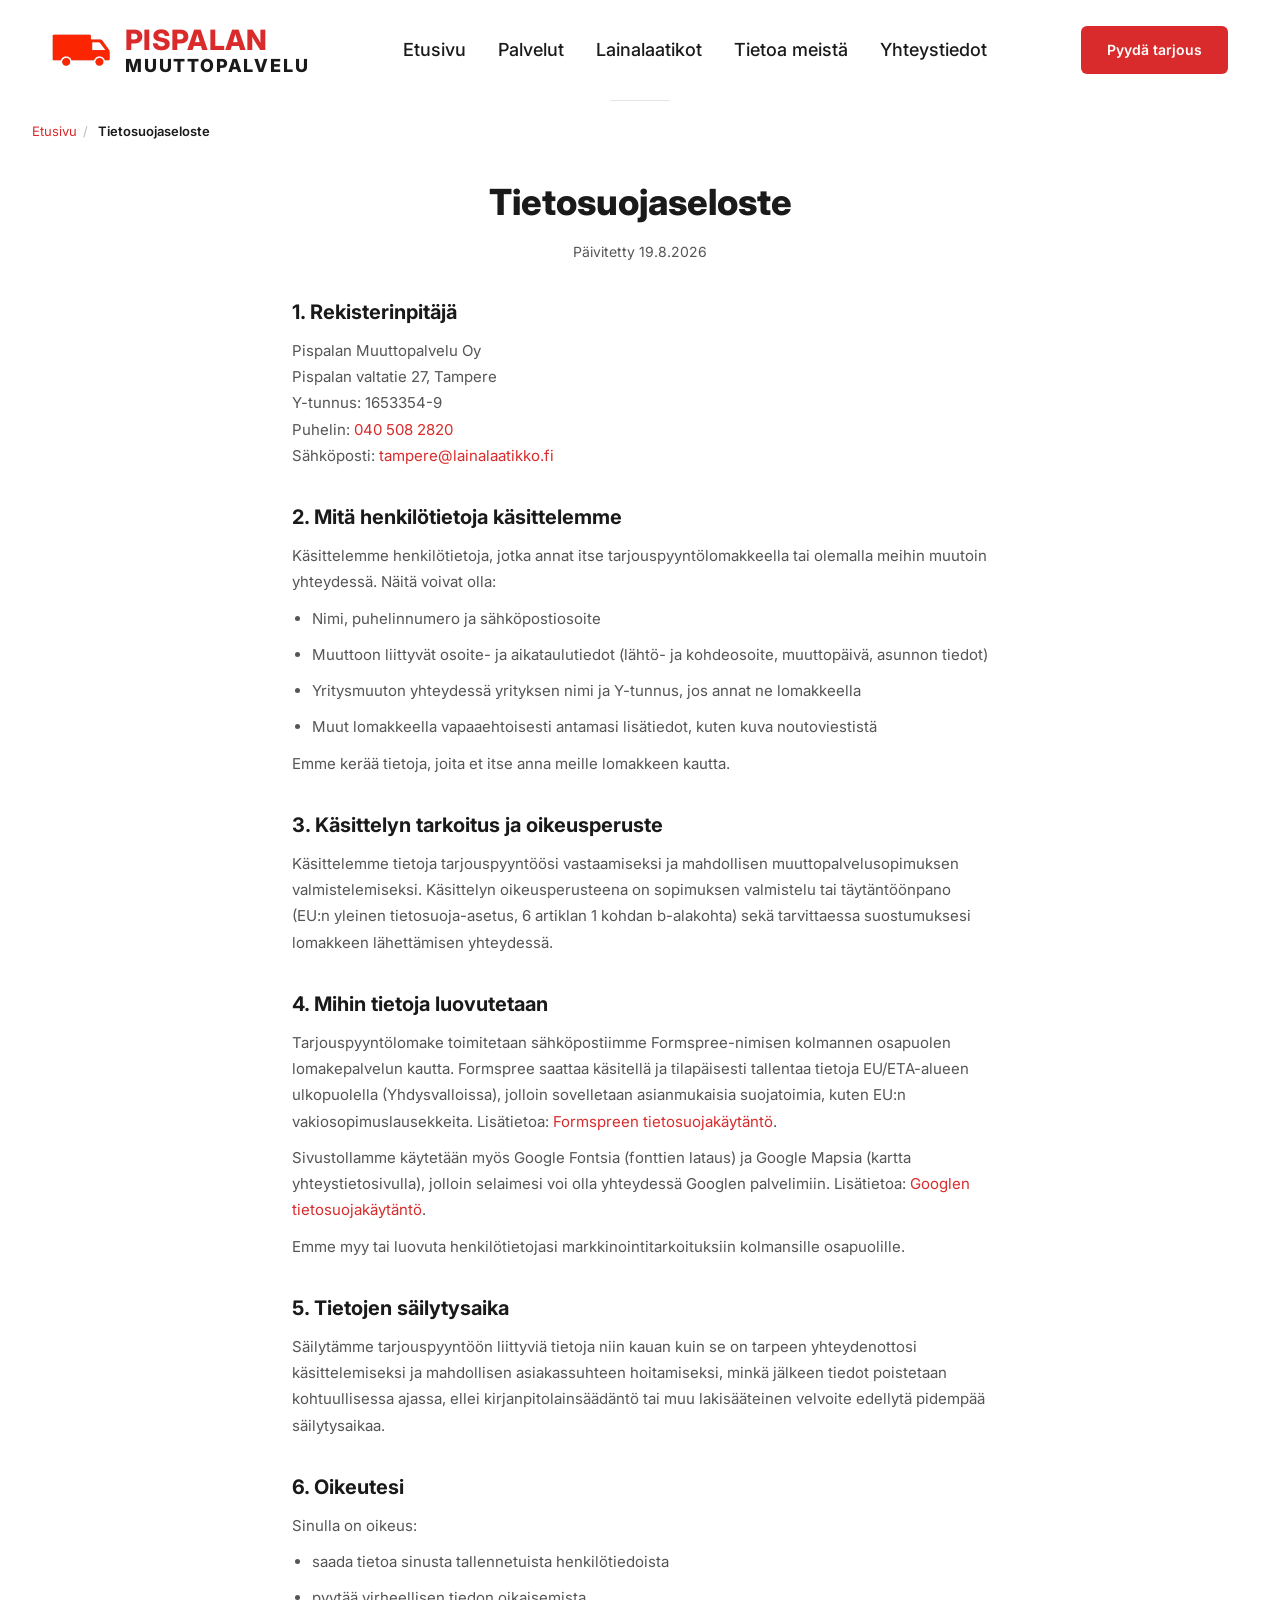
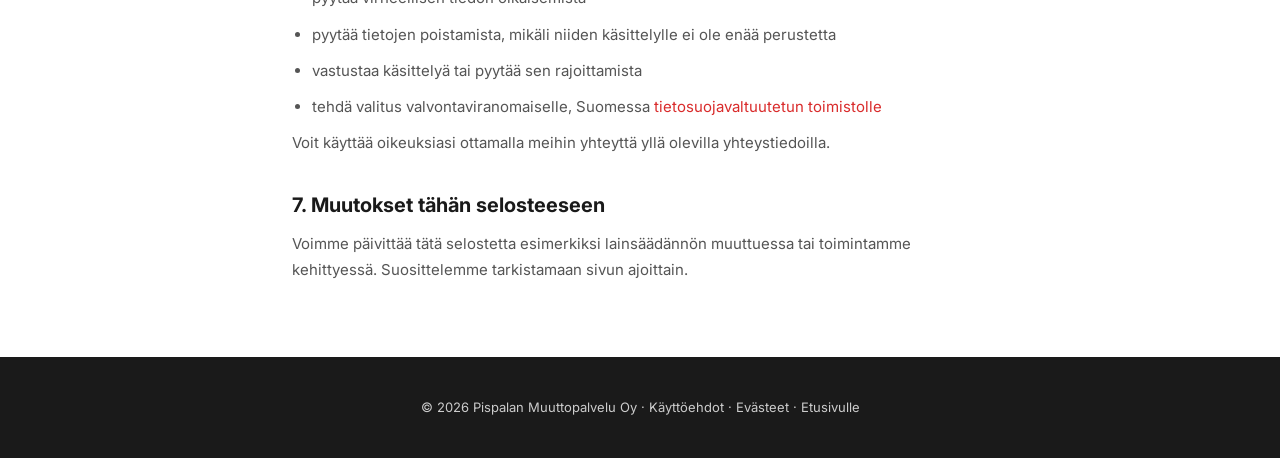
<file: tietosuojaseloste.html>
<!DOCTYPE html>
<html lang="fi">
<head>
  <meta charset="UTF-8" />
  <meta name="viewport" content="width=device-width, initial-scale=1.0"/>
  <title>Tietosuojaseloste | Pispalan Muuttopalvelu Oy</title>
  <meta name="description" content="Pispalan Muuttopalvelu Oy:n tietosuojaseloste – miten käsittelemme henkilötietoja tarjouspyyntöjen yhteydessä." />
  <meta name="robots" content="noindex, follow" />
  <link href="https://fonts.googleapis.com/css2?family=Inter:wght@400;500;600;700;800&display=swap" rel="stylesheet"/>
  <style>
    *, *::before, *::after { box-sizing: border-box; margin: 0; padding: 0; }
    :root {
      --red: #D92B2B; --red-dark: #B51F1F; --black: #1A1A1A; --gray-text: #555;
      --gray-light: #f5f5f5; --border: #e5e5e5; --white: #ffffff; --max-w: 1240px;
    }
    html, body { max-width: 100%; overflow-x: hidden; }
    body { font-family: 'Inter', sans-serif; color: var(--black); background: var(--white); line-height: 1.6; }
    a { text-decoration: none; color: var(--red); }
    a:hover { text-decoration: underline; }
    .container { max-width: var(--max-w); margin: 0 auto; padding: 0 32px; }

    nav { background: var(--white); position: sticky; top: 0; z-index: 100; }
    nav .container { display: flex; align-items: center; justify-content: space-between; height: 100px; }
    .logo { display: flex; align-items: center; gap: 15px; font-weight: 800; font-size: 15px; color: var(--red); text-transform: uppercase; letter-spacing: 0.02em; }
    .logo-icon img { width: 58px; height: auto; display: block; }
    .logo-text { display: flex; flex-direction: column; line-height: 1.15; }
    .logo-text span:first-child { font-size: 28px; }
    .logo-text span:last-child { font-size: 18px; letter-spacing: 0.1em; color: var(--black); }
    .nav-links { display: flex; gap: 32px; list-style: none; font-size: 18px; font-weight: 500; }
    .nav-links a { color: var(--black); }
    .nav-links a:hover { color: var(--red); text-decoration: none; }
    .btn { display: inline-flex; align-items: center; justify-content: center; padding: 11px 24px; border-radius: 6px; font-size: 14px; font-weight: 600; cursor: pointer; border: 2px solid transparent; }
    .btn-primary { background: var(--red); color: white; }
    .btn-primary:hover { background: var(--red-dark); text-decoration: none; }
    .divider { width: 60px; height: 1px; background: var(--border); margin: 0 auto; }

    .breadcrumb { padding: 20px 32px 0; font-size: 13px; color: var(--gray-text); }
    .breadcrumb span { margin: 0 6px; color: #bbb; }

    .legal-hero { padding: 32px 32px 8px; text-align: center; }
    .legal-hero h1 { font-size: 36px; font-weight: 800; margin-bottom: 10px; }
    .legal-hero p { color: var(--gray-text); font-size: 14px; }

    .legal-content { padding: 24px 32px 64px; }
    .legal-content .container { max-width: 760px; }
    .legal-content h2 { font-size: 20px; font-weight: 700; margin: 32px 0 10px; }
    .legal-content h2:first-child { margin-top: 0; }
    .legal-content p, .legal-content li { font-size: 15px; color: var(--gray-text); line-height: 1.75; margin-bottom: 10px; }
    .legal-content ul { padding-left: 20px; margin-bottom: 10px; }
    .legal-content strong { color: var(--black); }
    .notice-box { background: var(--gray-light); border: 1px solid var(--border); border-radius: 10px; padding: 18px 20px; margin-bottom: 28px; font-size: 14px; color: var(--gray-text); }
    .notice-box strong { color: var(--black); }
    .placeholder { background: #fff3f3; border: 1px dashed var(--red); border-radius: 6px; padding: 1px 6px; color: var(--red-dark); font-weight: 600; }

    .site-footer { background: #1A1A1A; color: #ccc; padding: 40px 32px; text-align: center; font-size: 13px; }
    .site-footer a { color: #ccc; }
    .site-footer a:hover { color: var(--red); }

    @media (max-width: 960px) {
      nav .btn-primary { padding: 8px 12px; font-size: 10px; border-radius: 5px;  white-space: nowrap; }
      nav .container { padding: 0 16px; }
      .logo { gap: 8px; }
      .logo-text span:first-child { font-size: 20px; }
      .logo-text span:last-child { font-size: 13px; }
      .container { padding: 0 20px; }
      .nav-links { display: none; }
      .legal-hero h1 { font-size: 28px; }
    }
  </style>
</head>
<body>

<nav>
  <div class="container">
    <div class="logo">
      <div class="logo-icon"><a href="index.html"><img src="images/Designer (13).PNG" alt="Pispalan Muuttopalvelu Oy logo"/></a></div>
      <div class="logo-text"><span>Pispalan</span><span>Muuttopalvelu</span></div>
    </div>
    <ul class="nav-links">
      <li><a href="index.html">Etusivu</a></li>
      <li><a href="index.html#palvelut">Palvelut</a></li>
      <li><a href="lainalaatikot.html">Lainalaatikot</a></li>
      <li><a href="index.html#tietoa-meistä">Tietoa meistä</a></li>
      <li><a href="yhteydenotto.html">Yhteystiedot</a></li>
    </ul>
    <a href="tarjous.html" class="btn btn-primary">Pyydä tarjous</a>
  </div>
</nav>
<div class="divider" style="margin-top:0;"></div>

<div class="breadcrumb">
  <div class="container" style="padding:0;">
    <a href="index.html">Etusivu</a><span>/</span>
    <a href="#" style="color:var(--black); font-weight:600;">Tietosuojaseloste</a>
  </div>
</div>

<section class="legal-hero">
  <div class="container">
    <h1>Tietosuojaseloste</h1>
    <p>Päivitetty 19.8.2026</p>
  </div>
</section>

<section class="legal-content">
  <div class="container">

    <h2>1. Rekisterinpitäjä</h2>
    <p>
      Pispalan Muuttopalvelu Oy<br>
      Pispalan valtatie 27, Tampere<br>
      Y-tunnus: 1653354-9<br>
      Puhelin: <a href="tel:+358405082820">040 508 2820</a><br>
      Sähköposti: <a href="mailto:tampere@lainalaatikko.fi">tampere@lainalaatikko.fi</a>
    </p>

    <h2>2. Mitä henkilötietoja käsittelemme</h2>
    <p>Käsittelemme henkilötietoja, jotka annat itse tarjouspyyntölomakkeella tai olemalla meihin muutoin yhteydessä. Näitä voivat olla:</p>
    <ul>
      <li>Nimi, puhelinnumero ja sähköpostiosoite</li>
      <li>Muuttoon liittyvät osoite- ja aikataulutiedot (lähtö- ja kohdeosoite, muuttopäivä, asunnon tiedot)</li>
      <li>Yritysmuuton yhteydessä yrityksen nimi ja Y-tunnus, jos annat ne lomakkeella</li>
      <li>Muut lomakkeella vapaaehtoisesti antamasi lisätiedot, kuten kuva noutoviestistä</li>
    </ul>
    <p>Emme kerää tietoja, joita et itse anna meille lomakkeen kautta.</p>

    <h2>3. Käsittelyn tarkoitus ja oikeusperuste</h2>
    <p>Käsittelemme tietoja tarjouspyyntöösi vastaamiseksi ja mahdollisen muuttopalvelusopimuksen valmistelemiseksi. Käsittelyn oikeusperusteena on sopimuksen valmistelu tai täytäntöönpano (EU:n yleinen tietosuoja-asetus, 6 artiklan 1 kohdan b-alakohta) sekä tarvittaessa suostumuksesi lomakkeen lähettämisen yhteydessä.</p>

    <h2>4. Mihin tietoja luovutetaan</h2>
    <p>Tarjouspyyntölomake toimitetaan sähköpostiimme Formspree-nimisen kolmannen osapuolen lomakepalvelun kautta. Formspree saattaa käsitellä ja tilapäisesti tallentaa tietoja EU/ETA-alueen ulkopuolella (Yhdysvalloissa), jolloin sovelletaan asianmukaisia suojatoimia, kuten EU:n vakiosopimuslausekkeita. Lisätietoa: <a href="https://formspree.io/legal/privacy-policy/" target="_blank" rel="noopener">Formspreen tietosuojakäytäntö</a>.</p>
    <p>Sivustollamme käytetään myös Google Fontsia (fonttien lataus) ja Google Mapsia (kartta yhteystietosivulla), jolloin selaimesi voi olla yhteydessä Googlen palvelimiin. Lisätietoa: <a href="https://policies.google.com/privacy" target="_blank" rel="noopener">Googlen tietosuojakäytäntö</a>.</p>
    <p>Emme myy tai luovuta henkilötietojasi markkinointitarkoituksiin kolmansille osapuolille.</p>

    <h2>5. Tietojen säilytysaika</h2>
    <p>Säilytämme tarjouspyyntöön liittyviä tietoja niin kauan kuin se on tarpeen yhteydenottosi käsittelemiseksi ja mahdollisen asiakassuhteen hoitamiseksi, minkä jälkeen tiedot poistetaan kohtuullisessa ajassa, ellei kirjanpitolainsäädäntö tai muu lakisääteinen velvoite edellytä pidempää säilytysaikaa.</p>

    <h2>6. Oikeutesi</h2>
    <p>Sinulla on oikeus:</p>
    <ul>
      <li>saada tietoa sinusta tallennetuista henkilötiedoista</li>
      <li>pyytää virheellisen tiedon oikaisemista</li>
      <li>pyytää tietojen poistamista, mikäli niiden käsittelylle ei ole enää perustetta</li>
      <li>vastustaa käsittelyä tai pyytää sen rajoittamista</li>
      <li>tehdä valitus valvontaviranomaiselle, Suomessa <a href="https://tietosuoja.fi" target="_blank" rel="noopener">tietosuojavaltuutetun toimistolle</a></li>
    </ul>
    <p>Voit käyttää oikeuksiasi ottamalla meihin yhteyttä yllä olevilla yhteystiedoilla.</p>

    <h2>7. Muutokset tähän selosteeseen</h2>
    <p>Voimme päivittää tätä selostetta esimerkiksi lainsäädännön muuttuessa tai toimintamme kehittyessä. Suosittelemme tarkistamaan sivun ajoittain.</p>

  </div>
</section>

<footer class="site-footer">
  <div class="container" style="padding:0;">
    © 2026 Pispalan Muuttopalvelu Oy · <a href="kayttoehdot.html">Käyttöehdot</a> · <a href="evasteet.html">Evästeet</a> · <a href="index.html">Etusivulle</a>
  </div>
</footer>

</body>
</html>
</file>
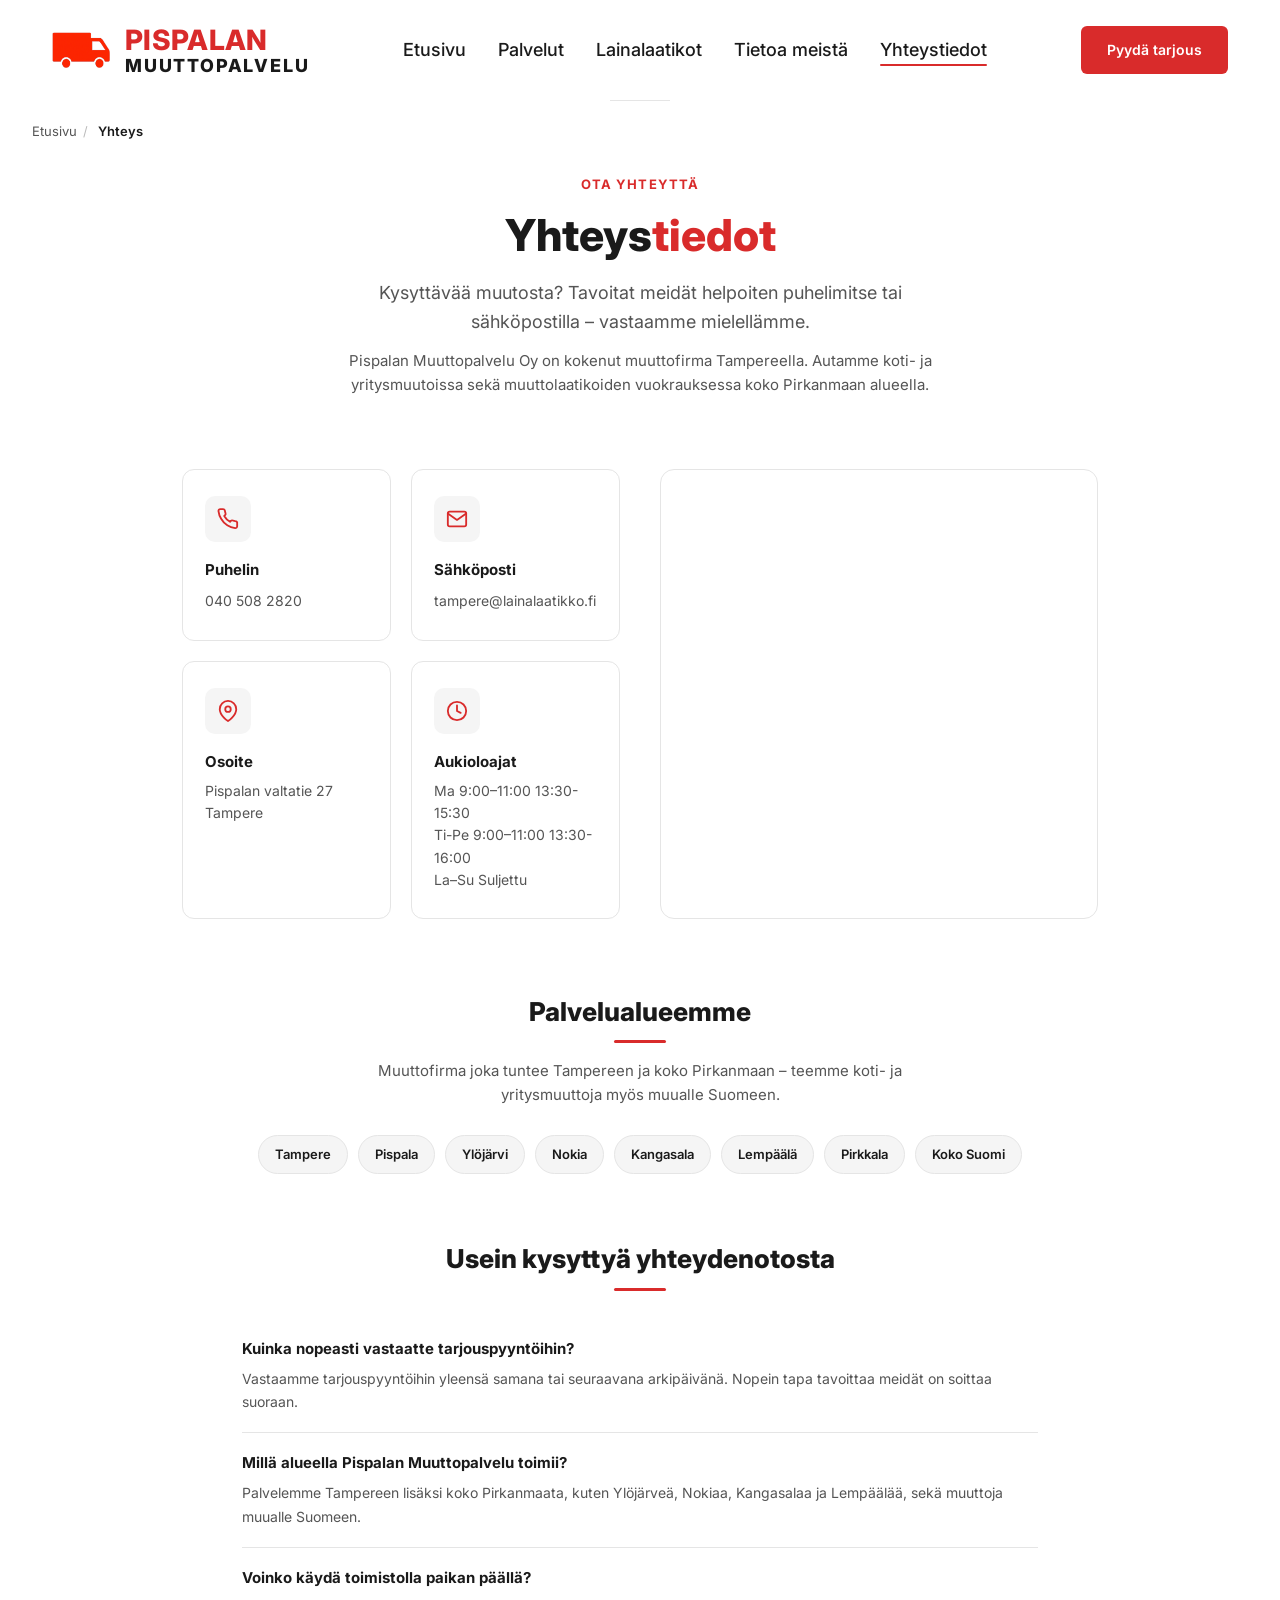
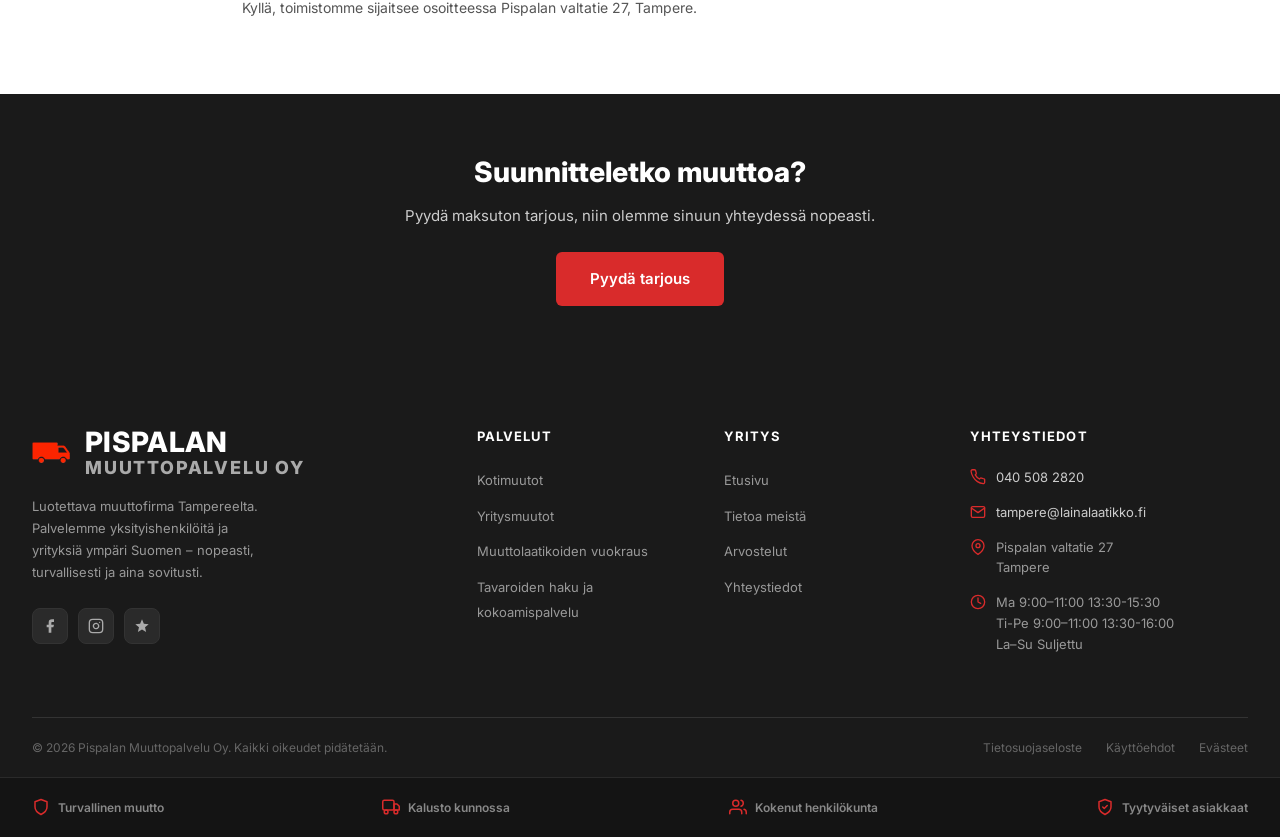
<file: yhteydenotto.html>
<!DOCTYPE html>
<html lang="fi">
<head>
  <meta charset="UTF-8" />
  <meta name="viewport" content="width=device-width, initial-scale=1.0"/>
  <title>Yhteystiedot – Muuttofirma Tampereella | Pispalan Muuttopalvelu Oy</title>
  <meta name="description" content="Ota yhteyttä Pispalan Muuttopalvelu Oy:hyn – luotettava muuttofirma Tampereella ja Pirkanmaalla. Puhelin, sähköposti, osoite ja aukioloajat. Vastaamme nopeasti tarjouspyyntöihin." />
  <link rel="canonical" href="https://www.pispalanmuuttopalvelu.fi/pyyda-tarjous.html" />
  <link href="https://fonts.googleapis.com/css2?family=Inter:wght@400;500;600;700;800&display=swap" rel="stylesheet"/>
  <script type="application/ld+json">
  {
    "@context": "https://schema.org",
    "@type": "BreadcrumbList",
    "itemListElement": [
      { "@type": "ListItem", "position": 1, "name": "Etusivu", "item": "https://www.pispalanmuuttopalvelu.fi/index.html" },
      { "@type": "ListItem", "position": 2, "name": "Yhteys", "item": "https://www.pispalanmuuttopalvelu.fi/pyyda-tarjous.html" }
    ]
  }
  </script>
  <script type="application/ld+json">
  {
    "@context": "https://schema.org",
    "@type": "MovingCompany",
    "name": "Pispalan Muuttopalvelu Oy",
    "telephone": "+358405082820",
    "email": "tampere@lainalaatikko.fi",
    "address": {
      "@type": "PostalAddress",
      "streetAddress": "Pispalan valtatie 27",
      "addressLocality": "Tampere",
      "addressRegion": "Pirkanmaa",
      "addressCountry": "FI"
    },
    "openingHoursSpecification": [
      {
        "@type": "OpeningHoursSpecification",
        "dayOfWeek": ["Monday","Tuesday","Wednesday","Thursday","Friday"],
        "opens": "09:00",
        "closes": "16:00"
      }
    ]
  }
  </script>
  <script type="application/ld+json">
  {
    "@context": "https://schema.org",
    "@type": "FAQPage",
    "mainEntity": [
      {
        "@type": "Question",
        "name": "Kuinka nopeasti vastaatte tarjouspyyntöihin?",
        "acceptedAnswer": {
          "@type": "Answer",
          "text": "Vastaamme tarjouspyyntöihin yleensä samana tai seuraavana arkipäivänä. Nopein tapa tavoittaa meidät on soittaa suoraan."
        }
      },
      {
        "@type": "Question",
        "name": "Millä alueella Pispalan Muuttopalvelu toimii?",
        "acceptedAnswer": {
          "@type": "Answer",
          "text": "Palvelemme Tampereen lisäksi koko Pirkanmaata, kuten Ylöjärveä, Nokiaa, Kangasalaa ja Lempäälää, sekä muuttoja muualle Suomeen."
        }
      },
      {
        "@type": "Question",
        "name": "Voinko käydä toimistolla paikan päällä?",
        "acceptedAnswer": {
          "@type": "Answer",
          "text": "Kyllä, toimistomme sijaitsee osoitteessa Pispalan valtatie 27, Tampere. Suosittelemme sopimaan käynnistä etukäteen puhelimitse."
        }
      }
    ]
  }
  </script>
  <style>
    *, *::before, *::after { box-sizing: border-box; margin: 0; padding: 0; }

    :root {
      --red: #D92B2B;
      --red-dark: #B51F1F;
      --black: #1A1A1A;
      --gray-text: #555;
      --gray-light: #f5f5f5;
      --border: #e5e5e5;
      --white: #ffffff;
      --max-w: 1240px;
    }

    html, body { max-width: 100%; overflow-x: hidden; }

    body {
      font-family: 'Inter', sans-serif;
      color: var(--black);
      background: var(--white);
      line-height: 1.6;
    }

    a { text-decoration: none; color: inherit; }

    .container { max-width: var(--max-w); margin: 0 auto; padding: 0 32px; }


    nav { background: var(--white); position: sticky; top: 0; z-index: 100; }
    nav .container { display: flex; align-items: center; justify-content: space-between; height: 100px; }

    .logo { display: flex; align-items: center; gap: 15px; font-weight: 800; font-size: 15px; color: var(--red); text-transform: uppercase; letter-spacing: 0.02em; }
    .logo-icon img { width: 58px; height: 36px; display: block; }
    .logo-text { display: flex; flex-direction: column; line-height: 1.15; }
    .logo-text span:first-child { font-size: 28px; }
    .logo-text span:last-child { font-size: 18px; letter-spacing: 0.1em; color: var(--black); }

    .nav-links { display: flex; gap: 32px; list-style: none; font-size: 18px; font-weight: 500; }
    .nav-links a { color: var(--black); transition: color 0.2s; position: relative; padding-bottom: 4px; }
    .nav-links a.active::after { content: ''; position: absolute; bottom: -2px; left: 0; right: 0; height: 2px; background: var(--red); border-radius: 2px; }
    .nav-links a:hover { color: var(--red); }

    .btn { display: inline-flex; align-items: center; justify-content: center; padding: 11px 24px; border-radius: 6px; font-size: 14px; font-weight: 600; cursor: pointer; transition: background 0.2s, color 0.2s, border-color 0.2s; border: 2px solid transparent; }
    .btn-primary { background: var(--red); color: white; }
    .btn-primary:hover { background: var(--red-dark); }
    .btn-outline { background: white; color: var(--black); border-color: #ccc; }
    .btn-outline:hover { border-color: var(--red); color: var(--red); }

    .divider { width: 60px; height: 1px; background: var(--border); margin: 0 auto; }

  
    .breadcrumb { padding: 20px 32px 0; font-size: 13px; color: var(--gray-text); }
    .breadcrumb a:hover { color: var(--red); }
    .breadcrumb span { margin: 0 6px; color: #bbb; }


    .page-hero { padding: 32px 32px 48px; text-align: center; }
    .page-hero .container { display: flex; flex-direction: column; align-items: center; }
    .page-hero .eyebrow { font-size: 13px; font-weight: 700; letter-spacing: 0.08em; text-transform: uppercase; color: var(--red); margin-bottom: 14px; }
    .page-hero h1 { font-size: 44px; font-weight: 800; line-height: 1.2; margin-bottom: 18px; max-width: 720px; }
    .page-hero h1 span { color: var(--red); }
    .page-hero p { font-size: 18px; color: var(--gray-text); max-width: 620px; }


    .contact-section { padding: 24px 32px 64px; }
    .contact-section .container { max-width: 980px; }

    .contact-grid { display: grid; grid-template-columns: 1fr 1fr; gap: 40px; align-items: stretch; }

    .contact-cards { display: grid; grid-template-columns: 1fr 1fr; gap: 20px; }
    .contact-card { background: var(--white); border: 1px solid var(--border); border-radius: 12px; padding: 26px 22px; }
    .contact-card .icon { width: 46px; height: 46px; border-radius: 10px; background: var(--gray-light); display: flex; align-items: center; justify-content: center; margin-bottom: 16px; }
    .contact-card .icon svg { width: 22px; height: 22px; color: var(--red); }
    .contact-card h3 { font-size: 15px; font-weight: 700; margin-bottom: 6px; }
    .contact-card p, .contact-card a { font-size: 14px; color: var(--gray-text); line-height: 1.6; }
    .contact-card a:hover { color: var(--red); }

    .map-wrap { border-radius: 14px; overflow: hidden; border: 1px solid var(--border); min-height: 340px; }
    .map-wrap iframe { width: 100%; height: 100%; min-height: 340px; border: 0; display: block; }


    .info-section { padding: 8px 32px 56px; }
    .info-section .container { max-width: 860px; }
    .info-section h2 { font-size: 26px; font-weight: 800; margin-bottom: 8px; text-align: center; }
    .section-underline { width: 52px; height: 3px; background: var(--red); margin: 0 auto 28px; border-radius: 2px; }
    .info-section > .container > p.lead { text-align: center; color: var(--gray-text); font-size: 15px; max-width: 600px; margin: -12px auto 28px; }

    .area-tags { display: flex; flex-wrap: wrap; gap: 10px; justify-content: center; }
    .area-tag { background: var(--gray-light); border: 1px solid var(--border); color: var(--black); font-size: 13px; font-weight: 600; padding: 8px 16px; border-radius: 20px; }

    .faq-item { border-bottom: 1px solid var(--border); padding: 18px 0; }
    .faq-item:last-child { border-bottom: none; }
    .faq-item h3 { font-size: 15px; font-weight: 700; margin-bottom: 6px; }
    .faq-item p { font-size: 14px; color: var(--gray-text); line-height: 1.7; }

    .cta-banner { background: var(--black); padding: 56px 32px; }
    .cta-banner .container { max-width: 720px; text-align: center; }
    .cta-banner h2 { color: white; font-size: 28px; font-weight: 800; margin-bottom: 10px; }
    .cta-banner p { color: #ccc; font-size: 15px; margin-bottom: 24px; }

    /* footter */
    .site-footer { background: #1A1A1A; color: #ccc; padding: 64px 32px 0; }
    .site-footer .container { padding: 0; }
    .footer-grid { display: grid; grid-template-columns: 2fr 1fr 1fr 1.4fr; gap: 48px; padding-bottom: 48px; border-bottom: 1px solid #333; }
    .footer-brand .logo { margin-bottom: 16px; color: #fff; }
    .footer-brand .logo-text span:last-child { color: #aaa; }
    .footer-brand p { font-size: 13px; line-height: 1.7; color: #999; max-width: 240px; margin-bottom: 24px; }
    .footer-socials { display: flex; gap: 10px; }
    .social-btn { width: 36px; height: 36px; border-radius: 8px; background: #2a2a2a; border: 1px solid #333; display: flex; align-items: center; justify-content: center; color: #aaa; transition: background 0.2s, color 0.2s; }
    .social-btn:hover { background: var(--red); color: white; border-color: var(--red); }
    .social-btn svg { width: 16px; height: 16px; }
    .footer-col h4 { font-size: 13px; font-weight: 700; color: #fff; text-transform: uppercase; letter-spacing: 0.08em; margin-bottom: 20px; }
    .footer-col ul { list-style: none; display: flex; flex-direction: column; gap: 10px; }
    .footer-col ul li a { font-size: 13px; color: #999; transition: color 0.2s; }
    .footer-col ul li a:hover { color: var(--red); }
    .footer-contact-item { display: flex; align-items: flex-start; gap: 10px; font-size: 13px; color: #999; margin-bottom: 14px; }
    .footer-contact-item svg { width: 16px; height: 16px; color: var(--red); flex-shrink: 0; margin-top: 2px; }
    .footer-contact-item a { color: #ccc; transition: color 0.2s; }
    .footer-contact-item a:hover { color: var(--red); }
    .footer-bottom { display: flex; align-items: center; justify-content: space-between; padding: 20px 0; font-size: 12px; color: #666; }
    .footer-bottom-links { display: flex; gap: 24px; }
    .footer-bottom-links a { color: #666; transition: color 0.2s; }
    .footer-bottom-links a:hover { color: #aaa; }
    .footer-trust-bar { background: #141414; border-top: 1px solid #2a2a2a; padding: 20px 32px; }
    .footer-trust-bar .container { padding: 0; display: flex; justify-content: space-between; align-items: center; flex-wrap: wrap; gap: 16px; }
    .footer-trust-item { display: flex; align-items: center; gap: 8px; font-size: 12px; font-weight: 600; color: #888; }
    .footer-trust-item svg { width: 18px; height: 18px; color: var(--red); }

    /* ── RESPONSIVE ── */
    @media (max-width: 960px) {
      nav .btn-primary { padding: 8px 12px; font-size: 10px; border-radius: 5px;  white-space: nowrap; }
      nav .container { padding: 0 16px; }
      .logo { gap: 8px; }
      .logo-text span:first-child { font-size: 20px; }
      .logo-text span:last-child { font-size: 13px; }
      .container { padding: 0 20px; }
      .nav-links { display: none; }
      .page-hero h1 { font-size: 32px; }
      .contact-grid { grid-template-columns: 1fr; }
      .contact-cards { grid-template-columns: 1fr 1fr; }
      .map-wrap { min-height: 280px; }
      .map-wrap iframe { min-height: 280px; }
      .footer-grid { grid-template-columns: 1fr 1fr; gap: 32px; }
      .footer-trust-bar { padding: 20px; }
      .footer-bottom { flex-direction: column; gap: 12px; text-align: center; }
    }
    @media (max-width: 560px) {
      .contact-cards { grid-template-columns: 1fr; }
      .footer-grid { grid-template-columns: 1fr; }
      .footer-trust-bar .container { justify-content: center; }
      .page-hero h1 { font-size: 26px; }
    }
  </style>
</head>
<body>

<!-- NAVBAR -->
<nav>
  <div class="container">
    <div class="logo">
      <div class="logo-icon">
        <a href="index.html"><img src="images/Designer (13).PNG" alt="Pispalan Muuttopalvelu Oy logo"/></a>
      </div>
      <div class="logo-text">
        <span>Pispalan</span>
        <span>Muuttopalvelu</span>
      </div>
    </div>

    <ul class="nav-links">
      <li><a href="index.html">Etusivu</a></li>
      <li><a href="index.html#palvelut">Palvelut</a></li>
      <li><a href="lainalaatikot.html">Lainalaatikot</a></li>
      <li><a href="index.html#tietoa-meistä">Tietoa meistä</a></li>
      <li><a href="yhteydenotto.html" class="active">Yhteystiedot</a></li>
    </ul>

    <a href="tarjous.html" class="btn btn-primary">Pyydä tarjous</a>
  </div>
</nav>
<div class="divider" style="margin-top:0;"></div>

<!-- BREADCRUMB -->
<div class="breadcrumb">
  <div class="container" style="padding:0;">
    <a href="index.html">Etusivu</a><span>/</span>
    <a href="#" style="color:var(--black); font-weight:600;">Yhteys</a>
  </div>
</div>

<!-- PAGE HERO -->
<section class="page-hero">
  <div class="container">
    <span class="eyebrow">Ota yhteyttä</span>
    <h1>Yhteys<span>tiedot</span></h1>
    <p>Kysyttävää muutosta? Tavoitat meidät helpoiten puhelimitse tai sähköpostilla – vastaamme mielellämme.</p>
    <p style="font-size:15px; color:var(--gray-text); max-width:640px; margin-top:12px;">Pispalan Muuttopalvelu Oy on kokenut muuttofirma Tampereella. Autamme koti- ja yritysmuutoissa sekä muuttolaatikoiden vuokrauksessa koko Pirkanmaan alueella.</p>
  </div>
</section>

<!-- CONTACT SECTION -->
<section class="contact-section">
  <div class="container">
    <div class="contact-grid">
      <div class="contact-cards">
        <div class="contact-card">
          <div class="icon">
            <svg viewBox="0 0 24 24" fill="none" stroke="currentColor" stroke-width="2" stroke-linecap="round" stroke-linejoin="round">
              <path d="M22 16.92v3a2 2 0 0 1-2.18 2 19.79 19.79 0 0 1-8.63-3.07A19.5 19.5 0 0 1 4.69 12 19.79 19.79 0 0 1 1.61 3.37 2 2 0 0 1 3.6 1.18h3a2 2 0 0 1 2 1.72c.127.96.361 1.903.7 2.81a2 2 0 0 1-.45 2.11L7.91 8.73a16 16 0 0 0 6.29 6.29l.92-.92a2 2 0 0 1 2.11-.45c.907.339 1.85.573 2.81.7A2 2 0 0 1 22 16.92z"/>
            </svg>
          </div>
          <h3>Puhelin</h3>
          <a href="tel:+358405082820">040 508 2820</a>
        </div>

        <div class="contact-card">
          <div class="icon">
            <svg viewBox="0 0 24 24" fill="none" stroke="currentColor" stroke-width="2" stroke-linecap="round" stroke-linejoin="round">
              <path d="M4 4h16c1.1 0 2 .9 2 2v12c0 1.1-.9 2-2 2H4c-1.1 0-2-.9-2-2V6c0-1.1.9-2 2-2z"/>
              <polyline points="22,6 12,13 2,6"/>
            </svg>
          </div>
          <h3>Sähköposti</h3>
          <a href="mailto:tampere@lainalaatikko.fi">tampere@lainalaatikko.fi</a>
        </div>

        <div class="contact-card">
          <div class="icon">
            <svg viewBox="0 0 24 24" fill="none" stroke="currentColor" stroke-width="2" stroke-linecap="round" stroke-linejoin="round">
              <path d="M21 10c0 7-9 13-9 13s-9-6-9-13a9 9 0 0 1 18 0z"/>
              <circle cx="12" cy="10" r="3"/>
            </svg>
          </div>
          <h3>Osoite</h3>
          <p>Pispalan valtatie 27<br>Tampere</p>
        </div>

        <div class="contact-card">
          <div class="icon">
            <svg viewBox="0 0 24 24" fill="none" stroke="currentColor" stroke-width="2" stroke-linecap="round" stroke-linejoin="round">
              <circle cx="12" cy="12" r="10"/>
              <polyline points="12 6 12 12 16 14"/>
            </svg>
          </div>
          <h3>Aukioloajat</h3>
          <p>Ma 9:00–11:00 13:30-15:30<br>Ti-Pe 9:00–11:00 13:30-16:00 <br> La–Su Suljettu</p>
        </div>
      </div>

      <div class="map-wrap">
        <iframe
          src="https://www.google.com/maps?q=Pispalan+valtatie+27,+Tampere&output=embed"
          loading="lazy"
          referrerpolicy="no-referrer-when-downgrade"
          title="Pispalan Muuttopalvelu Oy sijainti kartalla">
        </iframe>
      </div>
    </div>
  </div>
</section>

<!-- PALVELUALUE -->
<section class="info-section">
  <div class="container">
    <h2>Palvelualueemme</h2>
    <div class="section-underline"></div>
    <p class="lead">Muuttofirma joka tuntee Tampereen ja koko Pirkanmaan – teemme koti- ja yritysmuuttoja myös muualle Suomeen.</p>
    <div class="area-tags">
      <span class="area-tag">Tampere</span>
      <span class="area-tag">Pispala</span>
      <span class="area-tag">Ylöjärvi</span>
      <span class="area-tag">Nokia</span>
      <span class="area-tag">Kangasala</span>
      <span class="area-tag">Lempäälä</span>
      <span class="area-tag">Pirkkala</span>
      <span class="area-tag">Koko Suomi</span>
    </div>
  </div>
</section>

<!-- USEIN KYSYTYT -->
<section class="info-section">
  <div class="container">
    <h2>Usein kysyttyä yhteydenotosta</h2>
    <div class="section-underline"></div>
    <div class="faq-item">
      <h3>Kuinka nopeasti vastaatte tarjouspyyntöihin?</h3>
      <p>Vastaamme tarjouspyyntöihin yleensä samana tai seuraavana arkipäivänä. Nopein tapa tavoittaa meidät on soittaa suoraan.</p>
    </div>
    <div class="faq-item">
      <h3>Millä alueella Pispalan Muuttopalvelu toimii?</h3>
      <p>Palvelemme Tampereen lisäksi koko Pirkanmaata, kuten Ylöjärveä, Nokiaa, Kangasalaa ja Lempäälää, sekä muuttoja muualle Suomeen.</p>
    </div>
    <div class="faq-item">
      <h3>Voinko käydä toimistolla paikan päällä?</h3>
      <p>Kyllä, toimistomme sijaitsee osoitteessa Pispalan valtatie 27, Tampere.</p>
    </div>
  </div>
</section>

<!-- CTA BANNER -->
<section class="cta-banner">
  <div class="container">
    <h2>Suunnitteletko muuttoa?</h2>
    <p>Pyydä maksuton tarjous, niin olemme sinuun yhteydessä nopeasti.</p>
    <a href="tarjous.html" class="btn btn-primary" style="font-size:15px; padding:13px 32px;">Pyydä tarjous</a>
  </div>
</section>

<!-- FULL FOOTER -->
<footer class="site-footer">
  <div class="container">
    <div class="footer-grid">
      <div class="footer-brand">
        <div class="logo">
          <div class="logo-icon">
            <a href="index.html"><img src="images/Designer (13).PNG" alt="Pispalan Muuttopalvelu Oy logo" style="width: 38px; height: auto; object-fit:cover; display:block;"/></a>
          </div>
          <div class="logo-text">
            <span>Pispalan</span>
            <span>Muuttopalvelu Oy</span>
          </div>
        </div>
        <p>Luotettava muuttofirma Tampereelta. Palvelemme yksityishenkilöitä ja yrityksiä ympäri Suomen – nopeasti, turvallisesti ja aina sovitusti.</p>
        <div class="footer-socials">
          <a href="#" class="social-btn" aria-label="Facebook">
            <svg viewBox="0 0 24 24" fill="currentColor"><path d="M18 2h-3a5 5 0 0 0-5 5v3H7v4h3v8h4v-8h3l1-4h-4V7a1 1 0 0 1 1-1h3z"/></svg>
          </a>
          <a href="#" class="social-btn" aria-label="Instagram">
            <svg viewBox="0 0 24 24" fill="none" stroke="currentColor" stroke-width="2" stroke-linecap="round" stroke-linejoin="round">
              <rect x="2" y="2" width="20" height="20" rx="5" ry="5"/>
              <path d="M16 11.37A4 4 0 1 1 12.63 8 4 4 0 0 1 16 11.37z"/>
              <line x1="17.5" y1="6.5" x2="17.51" y2="6.5"/>
            </svg>
          </a>
          <a href="https://extra.muuttomaailma.fi/company/k70j0opk" class="social-btn" aria-label="Arvostelut">
            <svg viewBox="0 0 24 24" fill="currentColor"><path d="M12 17.27L18.18 21l-1.64-7.03L22 9.24l-7.19-.61L12 2 9.19 8.63 2 9.24l5.46 4.73L5.82 21z"/></svg>
          </a>
        </div>
      </div>

      <div class="footer-col">
        <h4>Palvelut</h4>
        <ul>
          <li><a href="kotimuutto.html">Kotimuutot</a></li>
          <li><a href="yritysmuutto.html">Yritysmuutot</a></li>
          <li><a href="lainalaatikot.html">Muuttolaatikoiden vuokraus</a></li>
          <li><a href="kokoamispalvelut.html">Tavaroiden haku ja kokoamispalvelu</a></li>
        </ul>
      </div>

      <div class="footer-col">
        <h4>Yritys</h4>
        <ul>
          <li><a href="index.html">Etusivu</a></li>
          <li><a href="index.html#tietoa-meistä">Tietoa meistä</a></li>
          <!-- <li><a href="#">Hinnat</a></li> -->
          <li><a href="https://extra.muuttomaailma.fi/company/k70j0opk">Arvostelut</a></li>
          <li><a href="yhteydenotto.html">Yhteystiedot</a></li>
        </ul>
      </div>

      <div class="footer-col">
        <h4>Yhteystiedot</h4>
        <div class="footer-contact-item">
          <svg viewBox="0 0 24 24" fill="none" stroke="currentColor" stroke-width="2" stroke-linecap="round" stroke-linejoin="round">
            <path d="M22 16.92v3a2 2 0 0 1-2.18 2 19.79 19.79 0 0 1-8.63-3.07A19.5 19.5 0 0 1 4.69 12 19.79 19.79 0 0 1 1.61 3.37 2 2 0 0 1 3.6 1.18h3a2 2 0 0 1 2 1.72c.127.96.361 1.903.7 2.81a2 2 0 0 1-.45 2.11L7.91 8.73a16 16 0 0 0 6.29 6.29l.92-.92a2 2 0 0 1 2.11-.45c.907.339 1.85.573 2.81.7A2 2 0 0 1 22 16.92z"/>
          </svg>
          <a href="tel:+358405082820">040 508 2820</a>
        </div>
        <div class="footer-contact-item">
          <svg viewBox="0 0 24 24" fill="none" stroke="currentColor" stroke-width="2" stroke-linecap="round" stroke-linejoin="round">
            <path d="M4 4h16c1.1 0 2 .9 2 2v12c0 1.1-.9 2-2 2H4c-1.1 0-2-.9-2-2V6c0-1.1.9-2 2-2z"/>
            <polyline points="22,6 12,13 2,6"/>
          </svg>
          <a href="mailto:tampere@lainalaatikko.fi">tampere@lainalaatikko.fi</a>
        </div>
        <div class="footer-contact-item">
          <svg viewBox="0 0 24 24" fill="none" stroke="currentColor" stroke-width="2" stroke-linecap="round" stroke-linejoin="round">
            <path d="M21 10c0 7-9 13-9 13s-9-6-9-13a9 9 0 0 1 18 0z"/>
            <circle cx="12" cy="10" r="3"/>
          </svg>
          <span>Pispalan valtatie 27<br>Tampere</span>
        </div>
        <div class="footer-contact-item">
          <svg viewBox="0 0 24 24" fill="none" stroke="currentColor" stroke-width="2" stroke-linecap="round" stroke-linejoin="round">
            <circle cx="12" cy="12" r="10"/>
            <polyline points="12 6 12 12 16 14"/>
          </svg>
          <span>Ma 9:00–11:00 13:30-15:30<br>Ti-Pe 9:00–11:00 13:30-16:00 <br> La–Su Suljettu</span>
        </div>
      </div>
    </div>

    <div class="footer-bottom">
      <span>© 2026 Pispalan Muuttopalvelu Oy. Kaikki oikeudet pidätetään.</span>
      <div class="footer-bottom-links">
        <a href="tietosuojaseloste.html">Tietosuojaseloste</a>
        <a href="kayttoehdot.html">Käyttöehdot</a>
        <a href="evasteet.html">Evästeet</a>
      </div>
    </div>
  </div>
</footer>

<!-- TRUST BAR -->
<div class="footer-trust-bar">
  <div class="container">
    <div class="footer-trust-item">
      <svg viewBox="0 0 24 24" fill="none" stroke="currentColor" stroke-width="2" stroke-linecap="round" stroke-linejoin="round"><path d="M12 22s8-4 8-10V5l-8-3-8 3v7c0 6 8 10 8 10z"/></svg>
      Turvallinen muutto
    </div>
    <div class="footer-trust-item">
      <svg viewBox="0 0 24 24" fill="none" stroke="currentColor" stroke-width="2" stroke-linecap="round" stroke-linejoin="round"><rect x="1" y="3" width="15" height="13" rx="2"/><path d="M16 8h4l3 3v5h-7V8z"/><circle cx="5.5" cy="18.5" r="2.5"/><circle cx="18.5" cy="18.5" r="2.5"/></svg>
      Kalusto kunnossa
    </div>
    <div class="footer-trust-item">
      <svg viewBox="0 0 24 24" fill="none" stroke="currentColor" stroke-width="2" stroke-linecap="round" stroke-linejoin="round"><path d="M17 21v-2a4 4 0 0 0-4-4H5a4 4 0 0 0-4 4v2"/><circle cx="9" cy="7" r="4"/><path d="M23 21v-2a4 4 0 0 0-3-3.87"/><path d="M16 3.13a4 4 0 0 1 0 7.75"/></svg>
      Kokenut henkilökunta
    </div>
    <div class="footer-trust-item">
      <svg viewBox="0 0 24 24" fill="none" stroke="currentColor" stroke-width="2" stroke-linecap="round" stroke-linejoin="round"><path d="M12 22s8-4 8-10V5l-8-3-8 3v7c0 6 8 10 8 10z"/><polyline points="9 12 11 14 15 10"/></svg>
      Tyytyväiset asiakkaat
    </div>
  </div>
</div>

</body>
</html>
</file>
<file: styles.css>
*, *::before, *::after { box-sizing: border-box; margin: 0; padding: 0; }

    :root {
      --red: #D92B2B;
      --red-dark: #B51F1F;
      --black: #1A1A1A;
      --gray-text: #555;
      --gray-light: #f5f5f5;
      --border: #e5e5e5;
      --white: #ffffff;
    }

    body {
      font-family: 'Inter', sans-serif;
      color: var(--black);
      background: var(--white);
      line-height: 1.6;
    }

    a { text-decoration: none; color: inherit; }


    nav {
      display: flex;
      align-items: center;
      justify-content: space-between;
      padding: 0 48px;
      height: 100px;
      border-bottom: 1px solid var(--border);
      background: var(--white);
      position: sticky;
      top: 0;
      z-index: 100;
    }

    .logo {
      display: flex;
      align-items: center;
      gap: 15px;
      font-weight: 800;
      font-size: 15px;
      color: var(--red);
      text-transform: uppercase;
      letter-spacing: 0.02em;
    }


    .logo-icon svg { width: 28px; height: 20px; fill: white; }

    .logo-text { display: flex; flex-direction: column; line-height: 1.15; }
    .logo-text span:first-child { font-size: 22px; }
    .logo-text span:last-child { font-size: 15px; letter-spacing: 0.1em; color: var(--black); }

    .nav-links {
      display: flex;
      gap: 32px;
      list-style: none;
      font-size: 18px;
      font-weight: 500;
    }

    .nav-links a {
      color: var(--black);
      transition: color 0.2s;
      position: relative;
      padding-bottom: 4px;
    }

    .nav-links a.active::after {
      content: '';
      position: absolute;
      bottom: -2px; left: 0; right: 0;
      height: 2px;
      background: var(--red);
      border-radius: 2px;
    }

    .nav-links a:hover { color: var(--red); }

    .btn {
      display: inline-flex;
      align-items: center;
      justify-content: center;
      padding: 11px 24px;
      border-radius: 6px;
      font-size: 14px;
      font-weight: 600;
      cursor: pointer;
      transition: background 0.2s, color 0.2s, border-color 0.2s;
      border: 2px solid transparent;
    }

    .btn-primary {
      background: var(--red);
      color: white;
    }
    .btn-primary:hover { background: var(--red-dark); }

    .btn-outline {
      background: white;
      color: var(--black);
      border-color: #ccc;
    }
    .btn-outline:hover { border-color: var(--red); color: var(--red); }

  
    .hero {
      display: grid;
      grid-template-columns: 1.1fr 0.9fr;
      min-height: 480px;
      overflow: hidden;
      position: relative;
    }

    .hero-left {
      padding: 72px 48px 72px 48px;
      display: flex;
      flex-direction: column;
      justify-content: center;
    }

    .hero-left h1 {
      font-size:68px;
      font-weight: 800;
      line-height: 1.08;
      margin-bottom: 20px;
    }

    .hero-left h1 span { color: var(--red); }

    .hero-left p {
      font-size: 18px;
      color: var(--gray-text);
      margin-bottom: 32px;
      max-width: 340px;
    }

    .hero-ctas {
      display: flex;
      gap: 12px;
      margin-bottom: 28px;
    }

    .stars {
      display: flex;
      align-items: center;
      gap: 8px;
      font-size: 15px;
      color: var(--gray-text);
    }

    .star-icons { color: #f59e0b; font-size: 22px; letter-spacing: 2px; }

    .hero-right {
      background: #f0ece8;
      position: relative;
      overflow: hidden;
    }

    .hero-right img {
      width: 100%;
      height: 100%;
      object-fit: cover;
      display: block;
    }



    .features {
      padding: 48px;
      border-top: 1px solid var(--border);
      border-bottom: 1px solid var(--border);
    }

    .features-grid {
      display: grid;
      grid-template-columns: repeat(4, 1fr);
      gap: 24px;
    }

    .feature-card {
      text-align: center;
      padding: 24px 16px;
    }

    .feature-icon {
      width: 48px;
      height: 48px;
      margin: 0 auto 16px;
      color: var(--red);
    }

    .feature-card h3 {
      font-size: 16px;
      font-weight: 700;
      margin-bottom: 8px;
    }

    .feature-card p {
      font-size: 13px;
      color: var(--gray-text);
      line-height: 1.6;
    }

    /* ── SERVICES ── */
    .services {
      padding: 64px 48px;
      background: var(--white);
    }

    .section-title {
      text-align: center;
      font-size: 28px;
      font-weight: 800;
      margin-bottom: 8px;
    }

    .section-underline {
      width: 52px;
      height: 3px;
      background: var(--red);
      margin: 0 auto 40px;
      border-radius: 2px;
    }

    .services-grid {
      display: grid;
      grid-template-columns: repeat(4, 1fr);
      gap: 28px;
    }

    .service-card {
      border: 1px solid var(--border);
      border-radius: 12px;
      padding: 0 0 24px;
      overflow: hidden;
      transition: box-shadow 0.2s;
    }

    .service-card:hover {
      box-shadow: 0 8px 24px rgba(0,0,0,0.08);
    }

    .service-thumb {
      width: 100%;
      height: 180px;
      margin-bottom: 20px;
      overflow: hidden;
    }

    .service-thumb img {
      width: 100%;
      height: 100%;
      object-fit: cover;
      display: block;
      transition: transform 0.35s ease;
    }

    .service-card:hover .service-thumb img {
      transform: scale(1.05);
    }

    .service-card-body {
      padding: 0 20px;
    }

    .service-card h3 {
      font-size: 18px;
      font-weight: 700;
      margin-bottom: 8px;
    }

    .service-card p {
      font-size: 14px;
      color: var(--gray-text);
      margin-bottom: 16px;
      line-height: 1.6;
    }

    .link-red {
      font-size: 14px;
      font-weight: 600;
      color: var(--red);
      display: inline-flex;
      align-items: center;
      gap: 4px;
      transition: gap 0.2s;
    }

    .link-red:hover { gap: 8px; }

  
    .about {
      padding: 64px 48px;
      background: var(--gray-light);
      display: grid;
      grid-template-columns: 1fr 1fr;
      gap: 56px;
      align-items: center;
      border-top: 1px solid var(--border);
      border-bottom: 1px solid var(--border);
    }

    .about-img {
      width: 100%;
      height: 360px;
      border-radius: 12px;
      overflow: hidden;
    }

    .about-img img {
      width: 100%;
      height: 100%;
      object-fit: cover;
      display: block;
    }

    .about-content h2 {
      font-size: 32px;
      font-weight: 800;
      margin-bottom: 8px;
    }

    .about-content .section-underline {
      margin: 0 0 20px;
    }

    .about-content p {
      font-size: 16px;
      color: var(--gray-text);
      line-height: 1.8;
      margin-bottom: 28px;
      max-width: 460px;
    }

    .about-stats {
      display: flex;
      gap: 40px;
    }

    .about-stat strong {
      display: block;
      font-size: 30px;
      font-weight: 800;
      color: var(--red);
    }

    .about-stat span {
      font-size: 14px;
      color: var(--gray-text);
    }

    /* ── CTA BANNER ── */
    .cta-banner {
      background: var(--gray-light);
      padding: 64px 48px;
      display: grid;
      grid-template-columns: auto 1fr auto;
      align-items: center;
      gap: 40px;
      border-top: 1px solid var(--border);
      border-bottom: 1px solid var(--border);
    }

    .cta-banner .illustration {
      width: 140px;
      flex-shrink: 0;
    }

    .cta-content h2 {
      font-size: 28px;
      font-weight: 800;
      margin-bottom: 8px;
    }

    .cta-content p {
      font-size: 14px;
      color: var(--gray-text);
      margin-bottom: 20px;
    }

    .cta-checklist {
      width: 80px;
      flex-shrink: 0;
    }

    /* ── TRUST BAR ── */
    .trust-bar {
      background: white;
      padding: 28px 48px;
      display: flex;
      justify-content: space-between;
      align-items: center;
      border-top: 1px solid var(--border);
    }

    .trust-item {
      display: flex;
      align-items: center;
      gap: 10px;
      font-size: 13px;
      font-weight: 600;
    }

    .trust-item svg {
      width: 22px;
      height: 22px;
      color: var(--red);
    }

    /* ── FULL FOOTER ── */
    .site-footer {
      background: #1A1A1A;
      color: #ccc;
      padding: 64px 48px 0;
    }

    .footer-grid {
      display: grid;
      grid-template-columns: 2fr 1fr 1fr 1.4fr;
      gap: 48px;
      padding-bottom: 48px;
      border-bottom: 1px solid #333;
    }

    .footer-brand .logo {
      margin-bottom: 16px;
      color: #fff;
    }

    .footer-brand .logo-text span:last-child { color: #aaa; }

    .footer-brand p {
      font-size: 13px;
      line-height: 1.7;
      color: #999;
      max-width: 240px;
      margin-bottom: 24px;
    }

    .footer-socials {
      display: flex;
      gap: 10px;
    }

    .social-btn {
      width: 36px;
      height: 36px;
      border-radius: 8px;
      background: #2a2a2a;
      border: 1px solid #333;
      display: flex;
      align-items: center;
      justify-content: center;
      color: #aaa;
      transition: background 0.2s, color 0.2s;
    }

    .social-btn:hover { background: var(--red); color: white; border-color: var(--red); }
    .social-btn svg { width: 16px; height: 16px; }

    .footer-col h4 {
      font-size: 13px;
      font-weight: 700;
      color: #fff;
      text-transform: uppercase;
      letter-spacing: 0.08em;
      margin-bottom: 20px;
    }

    .footer-col ul {
      list-style: none;
      display: flex;
      flex-direction: column;
      gap: 10px;
    }

    .footer-col ul li a {
      font-size: 13px;
      color: #999;
      transition: color 0.2s;
    }

    .footer-col ul li a:hover { color: var(--red); }

    .footer-contact-item {
      display: flex;
      align-items: flex-start;
      gap: 10px;
      font-size: 13px;
      color: #999;
      margin-bottom: 14px;
    }

    .footer-contact-item svg {
      width: 16px;
      height: 16px;
      color: var(--red);
      flex-shrink: 0;
      margin-top: 2px;
    }

    .footer-contact-item a { color: #ccc; transition: color 0.2s; }
    .footer-contact-item a:hover { color: var(--red); }

    .footer-bottom {
      display: flex;
      align-items: center;
      justify-content: space-between;
      padding: 20px 0;
      font-size: 12px;
      color: #666;
    }

    .footer-bottom-links {
      display: flex;
      gap: 24px;
    }

    .footer-bottom-links a { color: #666; transition: color 0.2s; }
    .footer-bottom-links a:hover { color: #aaa; }

    .footer-trust-bar {
      background: #141414;
      border-top: 1px solid #2a2a2a;
      padding: 20px 48px;
      display: flex;
      justify-content: space-between;
      align-items: center;
      flex-wrap: wrap;
      gap: 16px;
    }

    .footer-trust-item {
      display: flex;
      align-items: center;
      gap: 8px;
      font-size: 12px;
      font-weight: 600;
      color: #888;
    }

    .footer-trust-item svg {
      width: 18px;
      height: 18px;
      color: var(--red);
    }

   
    .page-header {
      background: var(--gray-light);
      padding: 56px 48px;
      text-align: center;
      border-bottom: 1px solid var(--border);
    }

    .page-header h1 {
      font-size: 40px;
      font-weight: 800;
      margin-bottom: 12px;
    }

    .page-header h1 span { color: var(--red); }

    .page-header p {
      font-size: 16px;
      color: var(--gray-text);
      max-width: 520px;
      margin: 0 auto;
    }


        .quote-wrap {
      max-width: 760px;
      margin: 0 auto;
      padding: 56px 24px 80px;
    }

    .service-picker {
      margin-bottom: 40px;
    }

    .service-picker label {
      display: block;
      font-size: 14px;
      font-weight: 700;
      margin-bottom: 14px;
    }

    .service-tabs {
      display: grid;
      grid-template-columns: repeat(4, 1fr);
      gap: 12px;
    }

    .service-tab {
      border: 2px solid var(--border);
      border-radius: 10px;
      padding: 18px 12px;
      text-align: center;
      cursor: pointer;
      transition: border-color 0.2s, background 0.2s;
      background: white;
      user-select: none;
    }

    .service-tab svg {
      width: 26px;
      height: 26px;
      color: var(--red);
      margin: 0 auto 8px;
      display: block;
    }

    .service-tab span {
      font-size: 13px;
      font-weight: 600;
      display: block;
    }

    .service-tab:hover { border-color: var(--red); }

    .service-tab.selected {
      border-color: var(--red);
      background: #fdf1f1;
    }

    .service-tab input { display: none; }

    form {
      display: block;
    }

    .form-section {
      border: 1px solid var(--border);
      border-radius: 12px;
      padding: 32px;
      margin-bottom: 24px;
    }

    .form-section h2 {
      font-size: 18px;
      font-weight: 700;
      margin-bottom: 20px;
      padding-bottom: 14px;
      border-bottom: 1px solid var(--border);
    }

    .form-row {
      display: grid;
      grid-template-columns: 1fr 1fr;
      gap: 20px;
      margin-bottom: 20px;
    }

    .form-row.single { grid-template-columns: 1fr; }

    .form-group label {
      display: block;
      font-size: 13px;
      font-weight: 600;
      margin-bottom: 8px;
    }

    .form-group label .req { color: var(--red); }

    .form-group input[type="text"],
    .form-group input[type="tel"],
    .form-group input[type="email"],
    .form-group input[type="number"],
    .form-group input[type="date"],
    .form-group select,
    .form-group textarea {
      width: 100%;
      border: 1px solid #ccc;
      border-radius: 8px;
      padding: 11px 14px;
      font-size: 14px;
      font-family: inherit;
      color: var(--black);
      background: white;
      transition: border-color 0.2s;
    }

    .form-group input:focus,
    .form-group select:focus,
    .form-group textarea:focus {
      outline: none;
      border-color: var(--red);
    }

    .form-group textarea {
      resize: vertical;
      min-height: 100px;
    }

    .radio-group, .checkbox-group {
      display: flex;
      gap: 24px;
      flex-wrap: wrap;
    }

    .radio-item, .checkbox-item {
      display: flex;
      align-items: center;
      gap: 8px;
      font-size: 14px;
      cursor: pointer;
    }

    .radio-item input, .checkbox-item input {
      width: 16px;
      height: 16px;
      accent-color: var(--red);
      cursor: pointer;
    }

    .service-block { display: none; }
    .service-block.active { display: block; }

    .submit-row {
      text-align: center;
      margin-top: 8px;
    }

    .submit-row button {
      width: 100%;
      padding: 15px;
      font-size: 15px;
      border-radius: 8px;
    }

    .submit-note {
      font-size: 12px;
      color: var(--gray-text);
      text-align: center;
      margin-top: 14px;
    }

    .success-box {
      display: none;
      border: 1px solid #cfe8cf;
      background: #f0f9f0;
      border-radius: 12px;
      padding: 28px;
      text-align: center;
      margin-bottom: 24px;
    }

    .success-box.show { display: block; }

    .success-box svg {
      width: 40px;
      height: 40px;
      color: #2e7d32;
      margin: 0 auto 12px;
      display: block;
    }

    .success-box h3 { font-size: 17px; margin-bottom: 6px; }
    .success-box p { font-size: 14px; color: var(--gray-text); }

    /* ── RESPONSIVE ── */
    @media (max-width: 960px) {
      nav { padding: 0 20px; }
      .nav-links { display: none; }
      nav .btn.btn-primary { display: none; }
      .page-header { padding: 40px 20px; }
      .page-header h1 { font-size: 28px; }
      .quote-wrap { padding: 40px 16px 60px; }
      .service-tabs { grid-template-columns: repeat(2, 1fr); }
      .form-section { padding: 20px; }
      .form-row { grid-template-columns: 1fr; gap: 16px; }
      .hero { grid-template-columns: 1fr; }
      .hero-right { height: 280px; }
      .hero-left { padding: 48px 20px; }
      .hero-left h1 { font-size: 36px; }
      .features { padding: 32px 20px; }
      .features-grid { grid-template-columns: repeat(2, 1fr); }
      .services { padding: 48px 20px; }
      .services-grid { grid-template-columns: repeat(2, 1fr); }
      .about { padding: 48px 20px; grid-template-columns: 1fr; gap: 28px; }
      .about-img { height: 240px; }
      .about-content p { max-width: none; }
      .about-stats { justify-content: center; }
      .cta-banner { padding: 40px 20px; grid-template-columns: 1fr; text-align: center; }
      .cta-banner .illustration, .cta-checklist { display: none; }
      .site-footer { padding: 48px 20px 0; }
      .footer-grid { grid-template-columns: 1fr 1fr; gap: 32px; }
      .footer-trust-bar { padding: 20px; }
      .footer-bottom { flex-direction: column; gap: 12px; text-align: center; }
    }
    @media (max-width: 560px) {
      .footer-grid { grid-template-columns: 1fr; }
      .footer-trust-bar { justify-content: center; }
      nav .btn.btn-primary { display: none; }
    }
</file>
